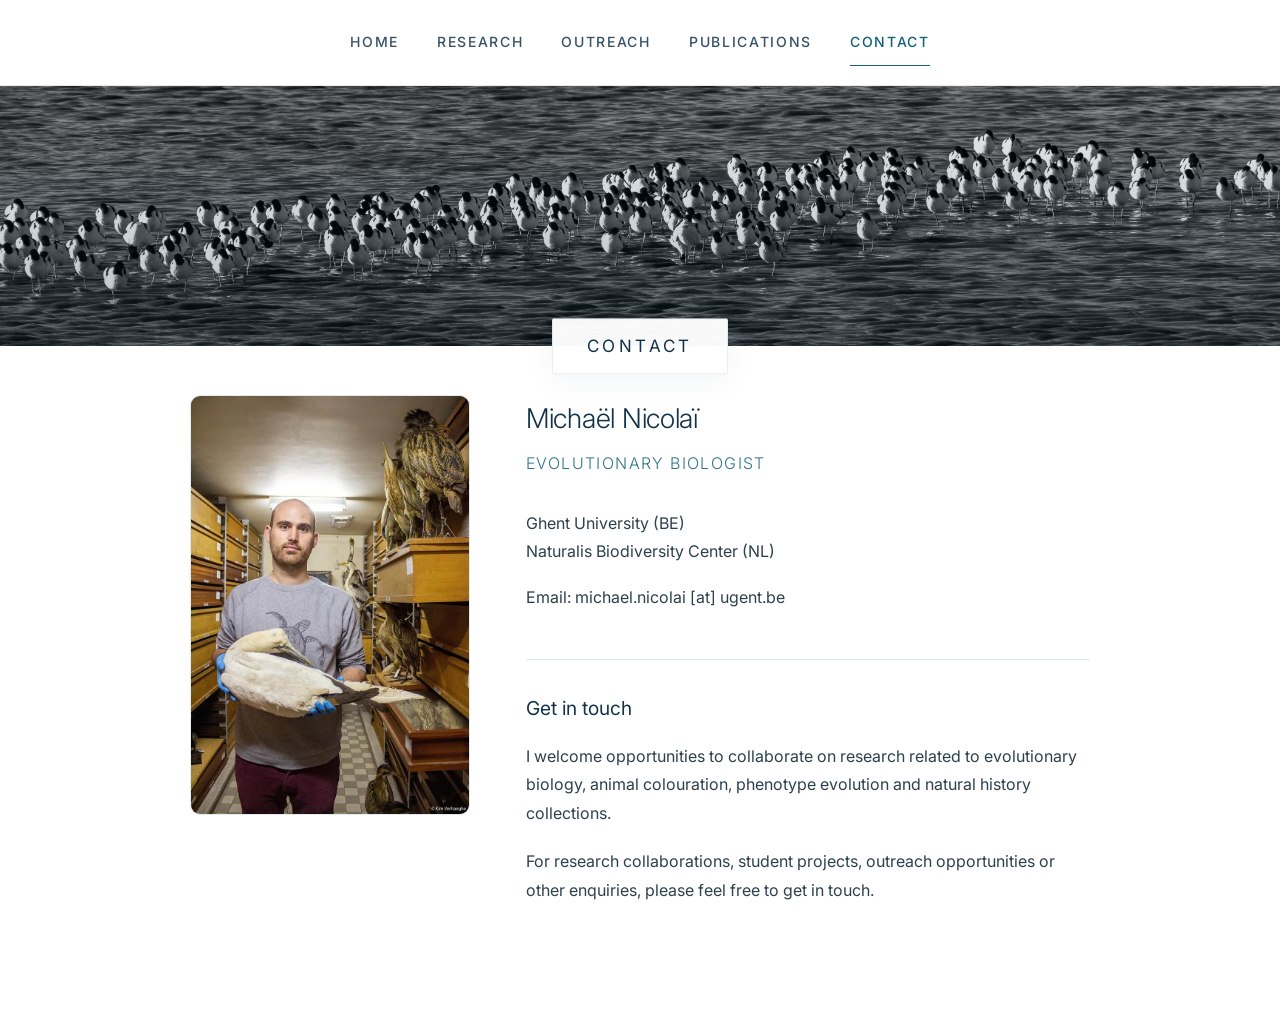
<file: contact.html>
<!DOCTYPE html>
<html lang="en">

<head>

  <meta charset="UTF-8">

  <meta
    name="viewport"
    content="width=device-width, initial-scale=1.0"
  >

  <title>Contact | Michaël Nicolaï</title>

  <link
    href="https://fonts.googleapis.com/css2?family=Inter:wght@300;400;500;600&display=swap"
    rel="stylesheet"
  >

  <link
    rel="stylesheet"
    href="style.css"
  >


  <style>

    /* =========================================================
       CONTACT PAGE
       ========================================================= */

    .contact-container {
      max-width: 1050px;
      padding-top: 1.5rem;
      padding-bottom: 7rem;
    }


    /* =========================================================
       CONTACT BANNER
       ========================================================= */

    .page-banner {
      overflow: visible;
      margin-bottom: 25px;
    }

    .page-banner .banner-content {
      position: absolute;
      inset: auto 0 0 0;

      display: flex;
      align-items: flex-end;
      justify-content: center;

      padding: 0;

      text-align: center;

      transform: translateY(50%);

      pointer-events: none;
    }

    .page-banner .banner-title {
      margin: 0;

      min-width: 340px;
      padding: 25px 50px;

      background: #ffffff;
      color: #3f4248;

      font-size: 18px;
      font-weight: 600;
      line-height: 1.2;

      letter-spacing: 4px;
      text-transform: uppercase;

      text-shadow: none;
      box-shadow: none;
      border: none;
    }


    /* =========================================================
       CONTACT CARD
       ========================================================= */

    .contact-card {
      display: grid;

      grid-template-columns: 280px minmax(0, 1fr);

      gap: 3.5rem;

      align-items: start;

      max-width: 900px;

      margin: 0 auto;
    }


    /* =========================================================
       PROFILE IMAGE
       ========================================================= */

    .profile-image {
      display: block;

      width: 100%;
      height: auto;

      object-fit: cover;

      border-radius: 12px;
    }


    /* =========================================================
       CONTACT INFORMATION
       ========================================================= */

    .contact-info h2 {
      margin: 0 0 0.4rem;

      font-size: 1.7rem;
      font-weight: 500;
    }

    .role {
      margin-bottom: 2rem;

      font-size: 1rem;
      font-weight: 400;

      opacity: 0.6;
    }

    .contact-details {
      margin: 0;

      font-size: 1rem;
      line-height: 1.75;
    }


    /* =========================================================
       GET IN TOUCH
       ========================================================= */

    .contact-message {
      margin-top: 3rem;
      padding-top: 2rem;

      border-top: 1px solid rgba(0, 0, 0, 0.12);
    }

    .contact-message h3 {
      margin: 0 0 1rem;

      font-size: 1.2rem;
      font-weight: 500;
    }

    .contact-message p {
      margin: 0 0 1.2rem;

      font-size: 1rem;
      line-height: 1.8;
    }


    /* =========================================================
       TABLET
       ========================================================= */

    @media (max-width: 800px) {

      .contact-card {
        grid-template-columns: 220px minmax(0, 1fr);
        gap: 2.5rem;
      }

    }


    /* =========================================================
       MOBILE
       ========================================================= */

    @media (max-width: 600px) {

      .page-banner {
        margin-bottom: 20px;
      }

      .page-banner .banner-title {
        min-width: 0;

        width: calc(100% - 60px);

        padding: 20px 25px;

        font-size: 15px;
        letter-spacing: 3.5px;
      }

      .contact-container {
        padding-top: 1.25rem;
        padding-bottom: 5rem;
      }

      .contact-card {
        display: block;
      }

      .profile-image {
        width: 200px;

        margin-bottom: 2rem;
      }

      .contact-message {
        margin-top: 2.5rem;
      }

    }


    /* =========================================================
       VERY SMALL SCREENS
       ========================================================= */

    @media (max-width: 400px) {

      .page-banner .banner-title {
        width: calc(100% - 40px);

        padding: 18px 20px;

        font-size: 14px;
        letter-spacing: 3px;
      }

    }

  
  /* =========================================================
     TYPOGRAPHY & BLUE ACCENT
     Matches the light, elegant homepage typography
     ========================================================= */

  :root {
    --site-blue: #12324a;
  }

  .page-banner .banner-title {
    color: var(--site-blue);
    font-weight: 400;
  }

  .contact-info h2,
  .contact-message h3 {
    color: var(--site-blue);
  }

  .contact-info h2 {
    font-weight: 300;
    letter-spacing: 0.02em;
  }

  .role {
    color: var(--site-blue);
    font-weight: 300;
    opacity: 0.8;
  }

  .contact-message h3 {
    font-weight: 400;
  }

</style>

  <link rel="stylesheet" href="theme.css">
</head>


<body>


  <!-- =======================================================
       HEADER
       ======================================================= -->

  <header class="site-header">

    <div
      class="header-space"
      aria-hidden="true"
    ></div>

    <nav
      class="nav"
      aria-label="Main navigation"
    >

      <a href="index.html">
        Home
      </a>

      <a href="research.html">
        Research
      </a>

      <a href="outreach.html">
        Outreach
      </a>

      <a href="publications.html">
        Publications
      </a>

      <a
        href="contact.html"
        class="active"
      >
        Contact
      </a>

    </nav>

  </header>


  <!-- =======================================================
       BANNER
       ======================================================= -->

  <section
    class="page-banner"
    aria-labelledby="page-title"
  >

    <img
      src="Picture2.jpg"
      alt="Contact"
    >

    <div
      class="banner-overlay"
      aria-hidden="true"
    ></div>

    <div class="banner-content">

      <h1
        class="banner-title"
        id="page-title"
      >
        Contact
      </h1>

    </div>

  </section>


  <!-- =======================================================
       MAIN CONTENT
       ======================================================= -->

  <main class="container contact-container">


    <section
      class="contact-card"
      aria-label="Contact information"
    >


      <!-- PROFILE IMAGE -->

      <img
        src="Michael.jpeg"
        alt="Michaël Nicolaï"
        class="profile-image"
      >


      <!-- CONTACT INFORMATION -->

      <div class="contact-info">

        <h2>
          Michaël Nicolaï
        </h2>

        <div class="role">
          Evolutionary biologist
        </div>


        <p class="contact-details">
          Ghent University (BE)<br>
          Naturalis Biodiversity Center (NL)
        </p>


        <p
          class="contact-details"
          style="margin-top: 18px;"
        >
          Email: michael.nicolai [at] ugent.be
        </p>


        <!-- GET IN TOUCH -->

        <div class="contact-message">

          <h3>
            Get in touch
          </h3>

          <p>
            I welcome opportunities to collaborate on research
            related to evolutionary biology, animal colouration,
            phenotype evolution and natural history collections.
          </p>

          <p>
            For research collaborations, student projects,
            outreach opportunities or other enquiries, please
            feel free to get in touch.
          </p>

        </div>

      </div>


    </section>


  </main>


</body>

</html>
</file>
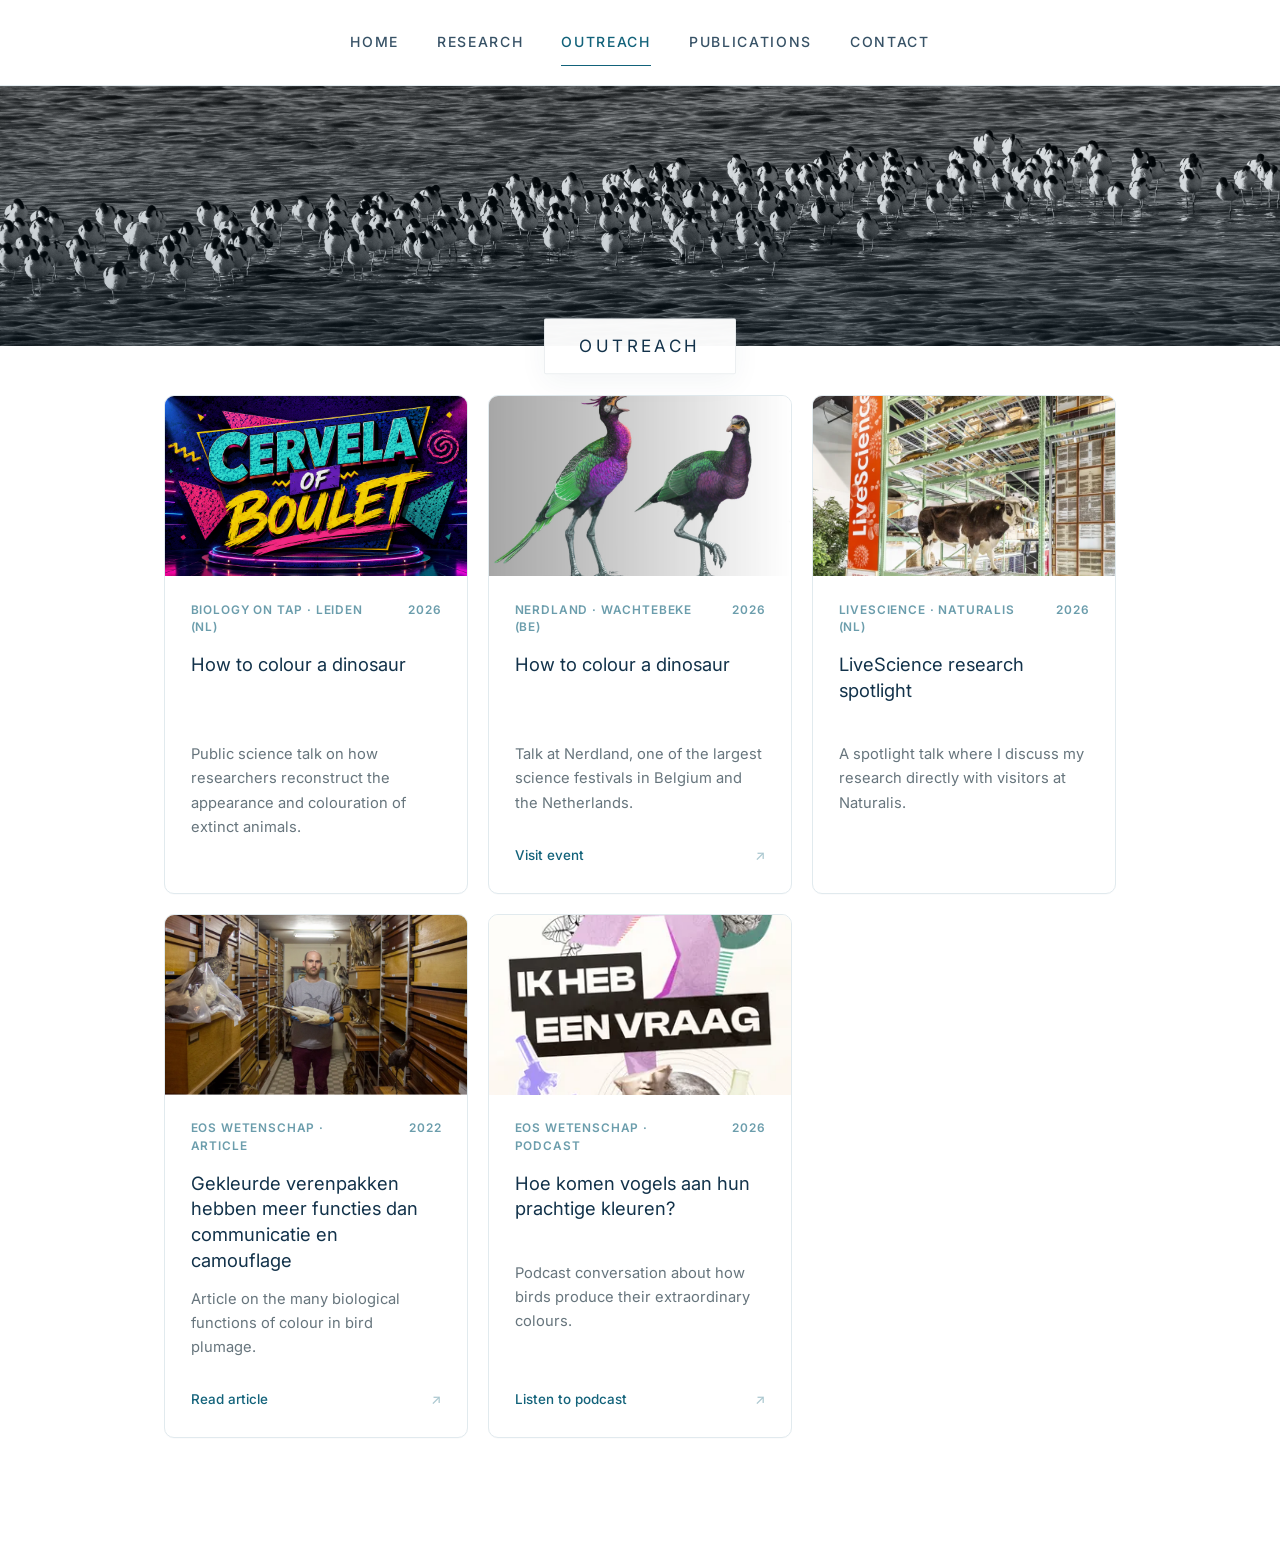
<file: outreach.html>
<!DOCTYPE html>
<html lang="en">

<head>
  <meta charset="UTF-8">
  <meta name="viewport" content="width=device-width, initial-scale=1.0">

  <title>Outreach | Michaël Nicolaï</title>

  <link
    href="https://fonts.googleapis.com/css2?family=Inter:wght@300;400;500;600&display=swap"
    rel="stylesheet"
  >

  <link rel="stylesheet" href="style.css">

  <style>

    /* =========================================================
       OUTREACH PAGE
       ========================================================= */

    .outreach-container {
      max-width: 1050px;
      padding-top: 1.5rem;
      padding-bottom: 7rem;
    }


    /* =========================================================
       OUTREACH BANNER
       ========================================================= */

    .page-banner {
      overflow: visible;
      margin-bottom: 25px;
    }

    .page-banner .banner-content {
      position: absolute;
      inset: auto 0 0 0;
      display: flex;
      align-items: flex-end;
      justify-content: center;
      padding: 0;
      text-align: center;
      transform: translateY(50%);
      pointer-events: none;
    }

    .page-banner .banner-title {
      margin: 0;
      min-width: 340px;
      padding: 25px 50px;
      background: #ffffff;
      color: #3f4248;
      font-size: 18px;
      font-weight: 600;
      line-height: 1.2;
      letter-spacing: 4px;
      text-transform: uppercase;
      text-shadow: none;
      box-shadow: none;
      border: none;
    }


    /* =========================================================
       CARD GRID
       ========================================================= */

    .outreach-grid {
      display: grid;
      grid-template-columns: repeat(3, minmax(0, 1fr));
      gap: 1.25rem;
    }

    .outreach-grid + .outreach-grid {
      margin-top: 1.25rem;
    }


    /* =========================================================
       CARDS
       ========================================================= */

    .outreach-card {
      display: flex;
      flex-direction: column;
      justify-content: space-between;

      min-height: 240px;
      padding: 1.6rem;

      border: 1px solid rgba(0, 0, 0, 0.12);
      border-radius: 12px;

      background: #fff;

      color: inherit;
      text-decoration: none;

      overflow: hidden;

      transition:
        transform 0.22s ease,
        box-shadow 0.22s ease,
        border-color 0.22s ease;
    }

    /* Hover only for cards that are actual links */
    a.outreach-card:hover {
      transform: translateY(-5px);
      border-color: rgba(0, 0, 0, 0.28);
      box-shadow: 0 12px 28px rgba(0, 0, 0, 0.07);
    }


    /* =========================================================
       CARD LABEL
       ========================================================= */

    .outreach-card-label {
      display: grid;
      grid-template-columns: minmax(0, 1fr) auto;
      gap: 0.8rem;
      align-items: start;

      min-height: 2.2em;
      margin-bottom: 1rem;

      color: var(--site-blue);
      font-size: 0.74rem;
      line-height: 1.45;
      font-weight: 600;
      letter-spacing: 0.07em;
      text-transform: uppercase;
      opacity: 0.62;
    }

    .outreach-card-label-main {
      min-width: 0;
    }

    .outreach-card-year {
      min-width: 3.2rem;
      text-align: right;
      white-space: nowrap;
    }

    .outreach-card-year:empty::after {
      content: "\00a0";
    }


    /* =========================================================
       CARD TITLE
       ========================================================= */

    .outreach-card h3 {
      min-height: 4.2em;
      margin: 0 0 0.8rem;

      font-size: 1.15rem;
      line-height: 1.4;
      font-weight: 400;
    }


    /* =========================================================
       CARD TEXT
       ========================================================= */

    .outreach-card p {
      min-height: 4.95em;
      margin: 0;

      font-size: 0.92rem;
      line-height: 1.65;
      opacity: 0.72;
    }


    /* =========================================================
       CARD FOOTER
       ========================================================= */

    .outreach-card-footer {
      display: flex;
      align-items: center;
      justify-content: space-between;

      margin-top: 1.8rem;

      font-size: 0.84rem;
      font-weight: 500;
    }

    .outreach-card-arrow {
      opacity: 0.35;

      transition:
        opacity 0.2s ease,
        transform 0.2s ease;
    }

    a.outreach-card:hover .outreach-card-arrow {
      opacity: 1;
      transform: translate(3px, -2px);
    }


    /* =========================================================
       IMAGE CARDS
       ========================================================= */

    .outreach-card-image {
      padding: 0;
    }

    .outreach-card-photo {
      display: block;

      width: 100%;
      height: 180px;

      object-fit: cover;
      object-position: center;

      transition: transform 0.35s ease;
    }

    .outreach-card-photo-empty {
      background: #ffffff;
    }

    /* Only linked cards enlarge their image */
    a.outreach-card-image:hover .outreach-card-photo {
      transform: scale(1.035);
    }

    .outreach-card-body {
      display: flex;
      flex: 1;
      flex-direction: column;
      justify-content: space-between;

      padding: 1.6rem;
    }


    /* =========================================================
       ACCESSIBILITY
       ========================================================= */

    a.outreach-card:focus-visible {
      outline: 2px solid currentColor;
      outline-offset: 4px;
    }


    /* =========================================================
       TABLET
       ========================================================= */

    @media (max-width: 900px) {

      .outreach-container {
        padding-top: 2.5rem;
      }

      .outreach-grid {
        grid-template-columns: 1fr;
      }

      .outreach-card {
        min-height: 0;
      }

      .outreach-card-photo {
        height: 260px;
      }

      .outreach-card-label,
      .outreach-card h3,
      .outreach-card p {
        min-height: 0;
      }

    }


    /* =========================================================
       MOBILE
       ========================================================= */

    @media (max-width: 600px) {

      .page-banner {
        margin-bottom: 20px;
      }

      .page-banner .banner-title {
        min-width: 0;
        width: calc(100% - 60px);
        padding: 20px 25px;
        font-size: 15px;
        letter-spacing: 3.5px;
      }

      .outreach-container {
        padding-top: 1.25rem;
      }

      .outreach-card {
        padding: 1.35rem;
      }

      .outreach-card-image {
        padding: 0;
      }

      .outreach-card-body {
        padding: 1.35rem;
      }

      .outreach-card-photo {
        height: 210px;
      }

    }


    @media (max-width: 400px) {

      .page-banner .banner-title {
        width: calc(100% - 40px);
        padding: 18px 20px;
        font-size: 14px;
        letter-spacing: 3px;
      }

    }


    /* =========================================================
       TYPOGRAPHY & BLUE ACCENT
       ========================================================= */

    :root {
      --site-blue: #12324a;
    }

    .page-banner .banner-title {
      color: var(--site-blue);
      font-weight: 400;
    }

    .outreach-card h3 {
      color: var(--site-blue);
      font-weight: 400;
    }

    .outreach-card-label,
    .outreach-card-footer {
      color: var(--site-blue);
    }

  </style>

  <link rel="stylesheet" href="theme.css">

</head>


<body>


  <!-- =======================================================
       HEADER
       ======================================================= -->

  <header class="site-header">

    <div
      class="header-space"
      aria-hidden="true"
    ></div>

    <nav
      class="nav"
      aria-label="Main navigation"
    >

      <a href="index.html">
        Home
      </a>

      <a href="research.html">
        Research
      </a>

      <a
        href="outreach.html"
        class="active"
      >
        Outreach
      </a>

      <a href="publications.html">
        Publications
      </a>

      <a href="contact.html">
        Contact
      </a>

    </nav>

  </header>



  <!-- =======================================================
       BANNER
       ======================================================= -->

  <section
    class="page-banner"
    aria-labelledby="page-title"
  >

    <img
      src="Picture2.jpg"
      alt="Science outreach and communication"
    >

    <div
      class="banner-overlay"
      aria-hidden="true"
    ></div>

    <div class="banner-content">

      <h1
        class="banner-title"
        id="page-title"
      >
        Outreach
      </h1>

    </div>

  </section>



  <!-- =======================================================
       MAIN CONTENT
       ======================================================= -->

  <main class="container outreach-container">


    <!-- =====================================================
         FIRST ROW
         ===================================================== -->

    <div class="outreach-grid">


      <!-- ===================================================
           BIOLOGY ON TAP
           =================================================== -->

      <article
        class="outreach-card outreach-card-image"
      >

        <img
          src="tap.png"
          alt="How to colour a dinosaur at Biology on Tap in Leiden"
          class="outreach-card-photo"
        >


        <div class="outreach-card-body">

          <div>

            <div class="outreach-card-label">

              <span class="outreach-card-label-main">
                Biology on Tap · Leiden (NL)
              </span>

              <span class="outreach-card-year">
                2026
              </span>

            </div>


            <h3>
              How to colour a dinosaur
            </h3>


            <p>
              Public science talk on how researchers reconstruct
              the appearance and colouration of extinct animals.
            </p>

          </div>

        </div>

      </article>



      <!-- ===================================================
           NERDLAND
           =================================================== -->

      <a
        class="outreach-card outreach-card-image"
        href="https://www.nerdlandfestival.be/nl/programma-overzicht/hoe-kleur-ik-mijn-dinosaurus"
        target="_blank"
        rel="noopener noreferrer"
        aria-label="How to colour a dinosaur at Nerdland Festival"
      >

        <img
          src="nerd land.png"
          alt="How to colour a dinosaur at Nerdland Festival"
          class="outreach-card-photo"
        >


        <div class="outreach-card-body">

          <div>

            <div class="outreach-card-label">

              <span class="outreach-card-label-main">
                Nerdland · Wachtebeke (BE)
              </span>

              <span class="outreach-card-year">
                2026
              </span>

            </div>


            <h3>
              How to colour a dinosaur
            </h3>


            <p>
              Talk at Nerdland, one of the largest science festivals
              in Belgium and the Netherlands.
            </p>

          </div>


          <div class="outreach-card-footer">

            <span>
              Visit event
            </span>

            <span
              class="outreach-card-arrow"
              aria-hidden="true"
            >
              ↗
            </span>

          </div>

        </div>

      </a>



      <!-- ===================================================
           LIVESCIENCE
           =================================================== -->

      <article
        class="outreach-card outreach-card-image"
      >

        <img
          src="lifescience.jpg"
          alt="LiveScience research spotlight at Naturalis"
          class="outreach-card-photo"
        >


        <div class="outreach-card-body">

          <div>

            <div class="outreach-card-label">

              <span class="outreach-card-label-main">
                LiveScience · Naturalis (NL)
              </span>

              <span class="outreach-card-year">
                2026
              </span>

            </div>


            <h3>
              LiveScience research spotlight
            </h3>


            <p>
              A spotlight talk where I discuss my research
              directly with visitors at Naturalis.
            </p>

          </div>

        </div>

      </article>


    </div>



    <!-- =====================================================
         SECOND ROW
         ===================================================== -->

    <div class="outreach-grid">


      <!-- ===================================================
           EOS ARTICLE
           =================================================== -->

      <a
        class="outreach-card outreach-card-image"
        href="https://www.eoswetenschap.eu/natuur-milieu/gekleurde-verenpakken-hebben-meer-functies-dan-communicatie-en-camouflage"
        target="_blank"
        rel="noopener noreferrer"
        aria-label="EOS Wetenschap article about bird colouration"
      >

        <img
          src="eospipet.png"
          alt="EOS Wetenschap article about bird colouration"
          class="outreach-card-photo"
        >


        <div class="outreach-card-body">

          <div>

            <div class="outreach-card-label">

              <span class="outreach-card-label-main">
                EOS Wetenschap · Article
              </span>

              <span class="outreach-card-year">
                2022
              </span>

            </div>


            <h3>
              Gekleurde verenpakken hebben meer functies dan communicatie en camouflage
            </h3>


            <p>
              Article on the many biological functions of colour
              in bird plumage.
            </p>

          </div>


          <div class="outreach-card-footer">

            <span>
              Read article
            </span>

            <span
              class="outreach-card-arrow"
              aria-hidden="true"
            >
              ↗
            </span>

          </div>

        </div>

      </a>



      <!-- ===================================================
           EOS PODCAST
           =================================================== -->

    <a
  class="outreach-card outreach-card-image"
  href="https://www.eoswetenschap.eu/natuur-milieu/hoe-komen-vogels-aan-hun-prachtige-kleuren"
  target="_blank"
  rel="noopener noreferrer"
  aria-label="Listen to EOS Wetenschap podcast about bird colours"
>

  <img
    src="eos.jpg"
    alt="EOS Wetenschap podcast about bird colours"
    class="outreach-card-photo"
  >

  <div class="outreach-card-body">

    <div>

      <div class="outreach-card-label">

        <span class="outreach-card-label-main">
          EOS Wetenschap · Podcast
        </span>

        <span class="outreach-card-year">
          2026
        </span>

      </div>

      <h3>
        Hoe komen vogels aan hun prachtige kleuren?
      </h3>

      <p>
        Podcast conversation about how birds produce
        their extraordinary colours.
      </p>

    </div>

    <div class="outreach-card-footer">

      <span>
        Listen to podcast
      </span>

      <span
        class="outreach-card-arrow"
        aria-hidden="true"
      >
        ↗
      </span>

    </div>

  </div>

</a>


    </div>


  </main>


</body>

</html>
</file>
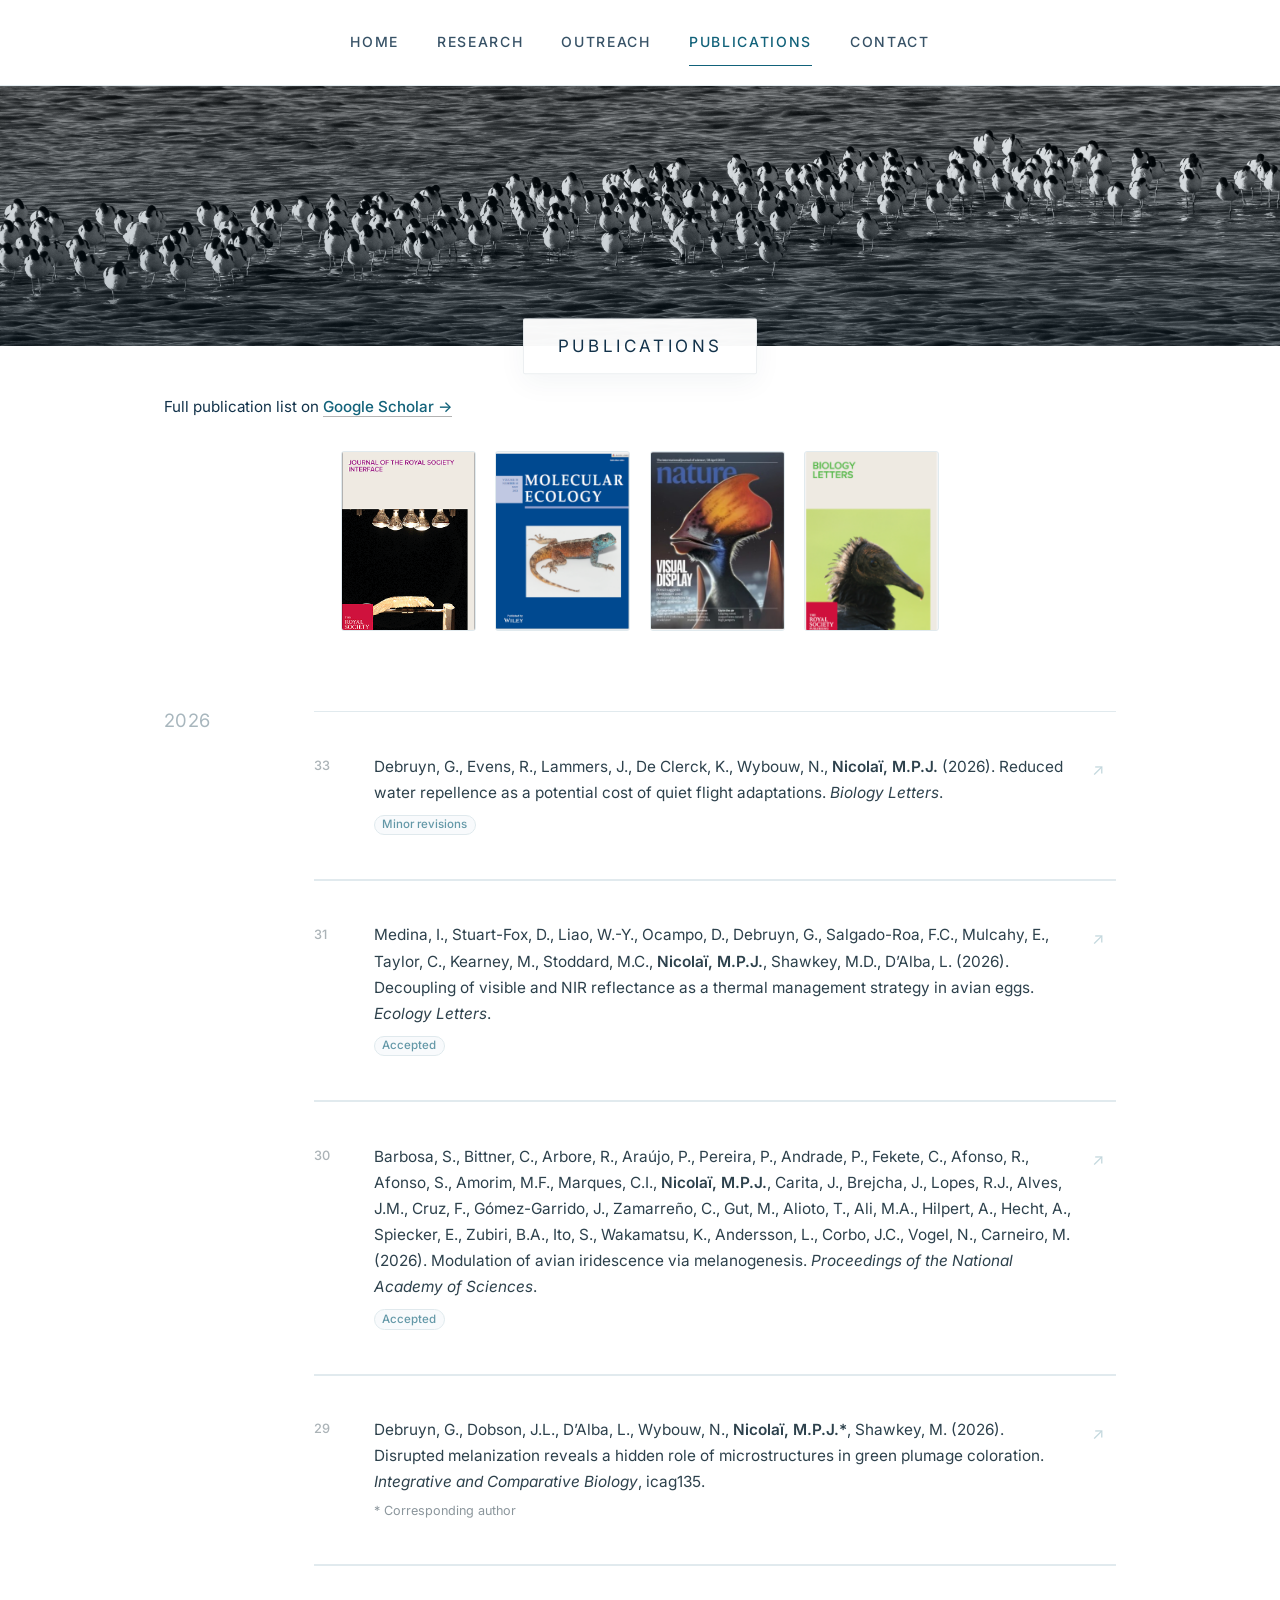
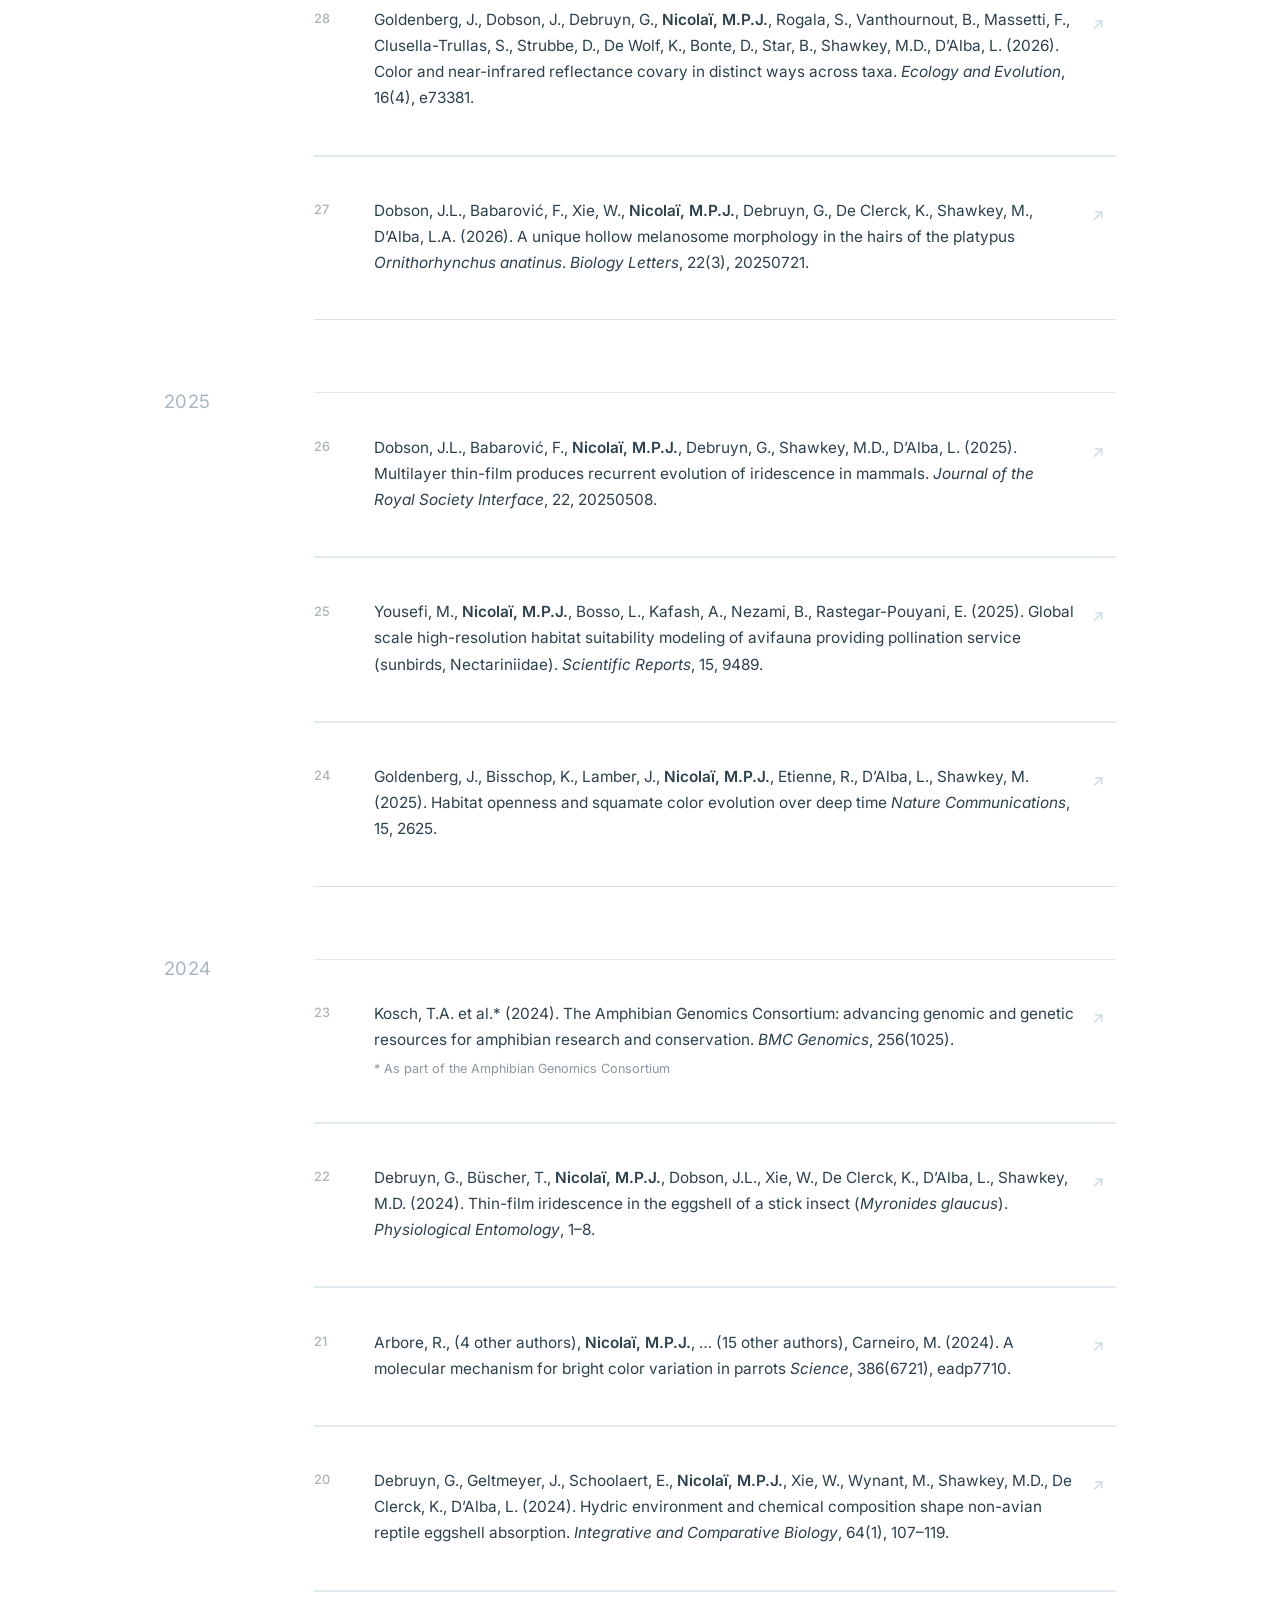
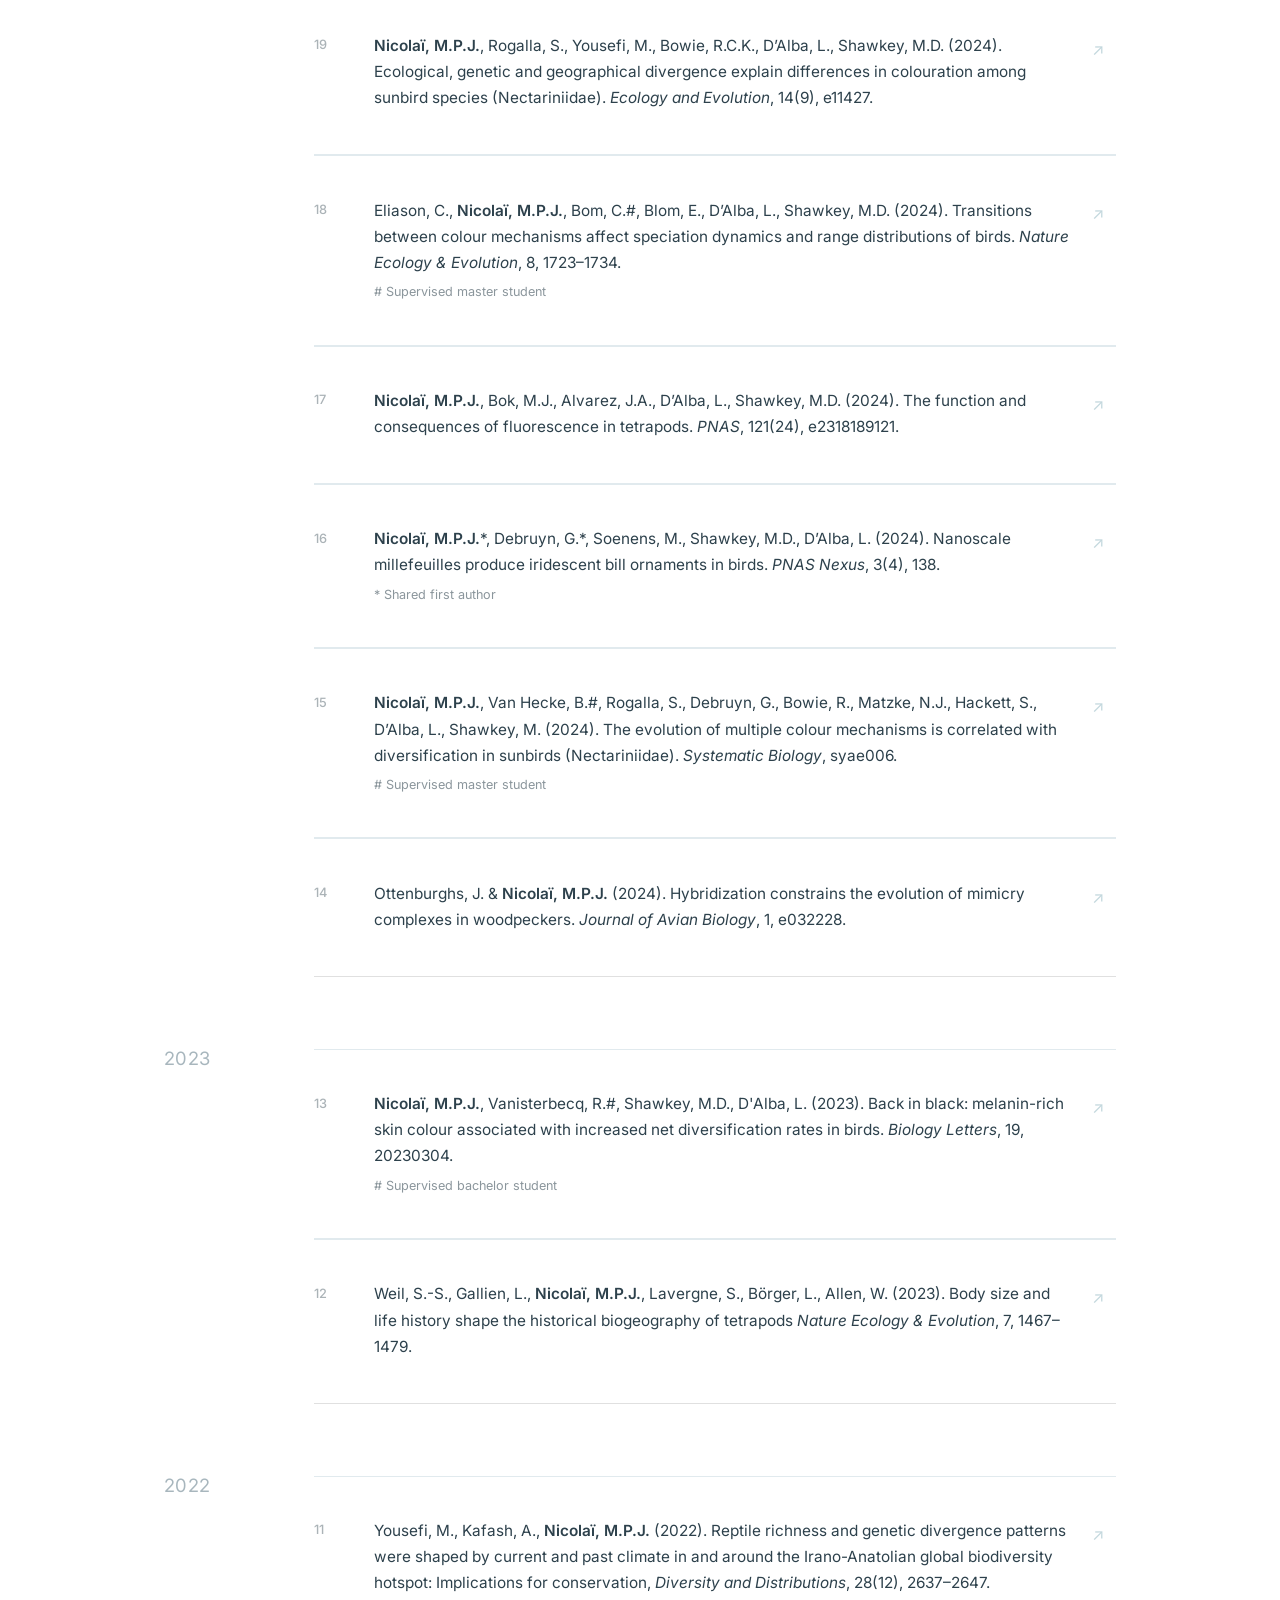
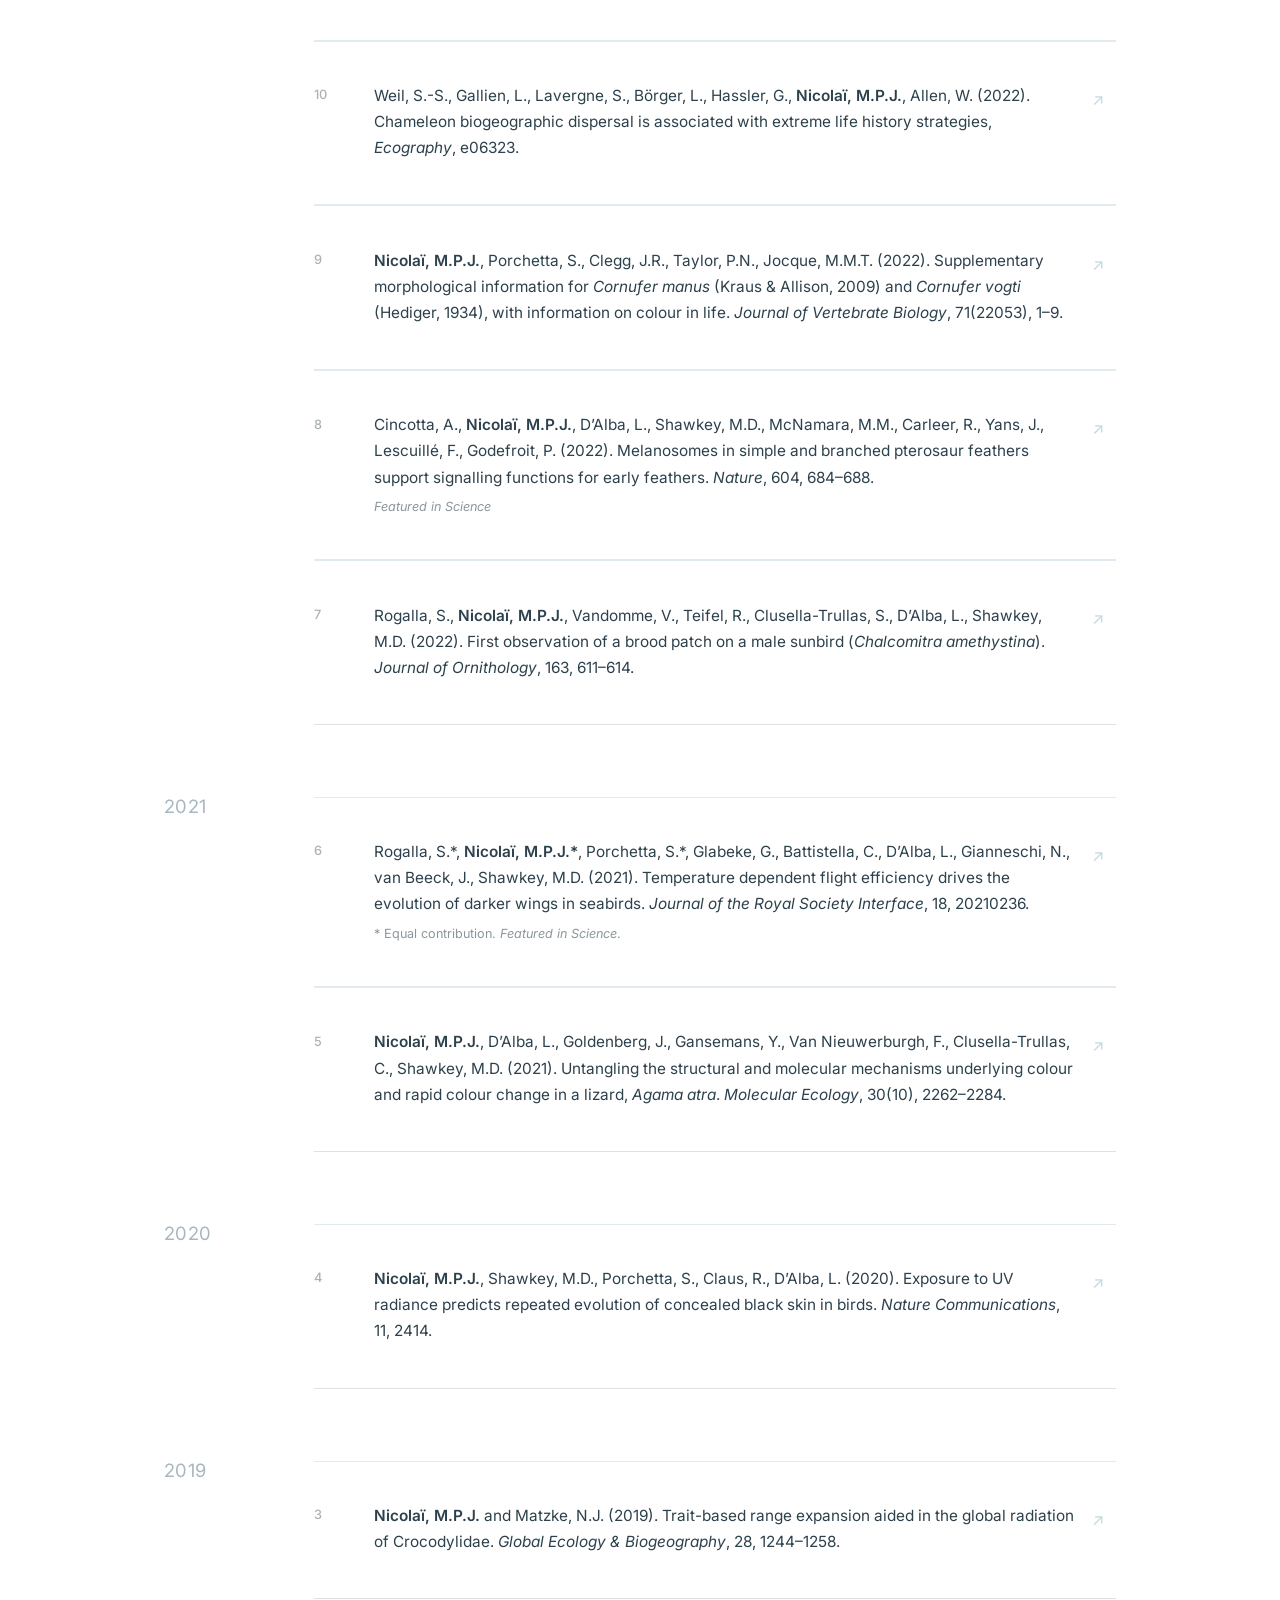
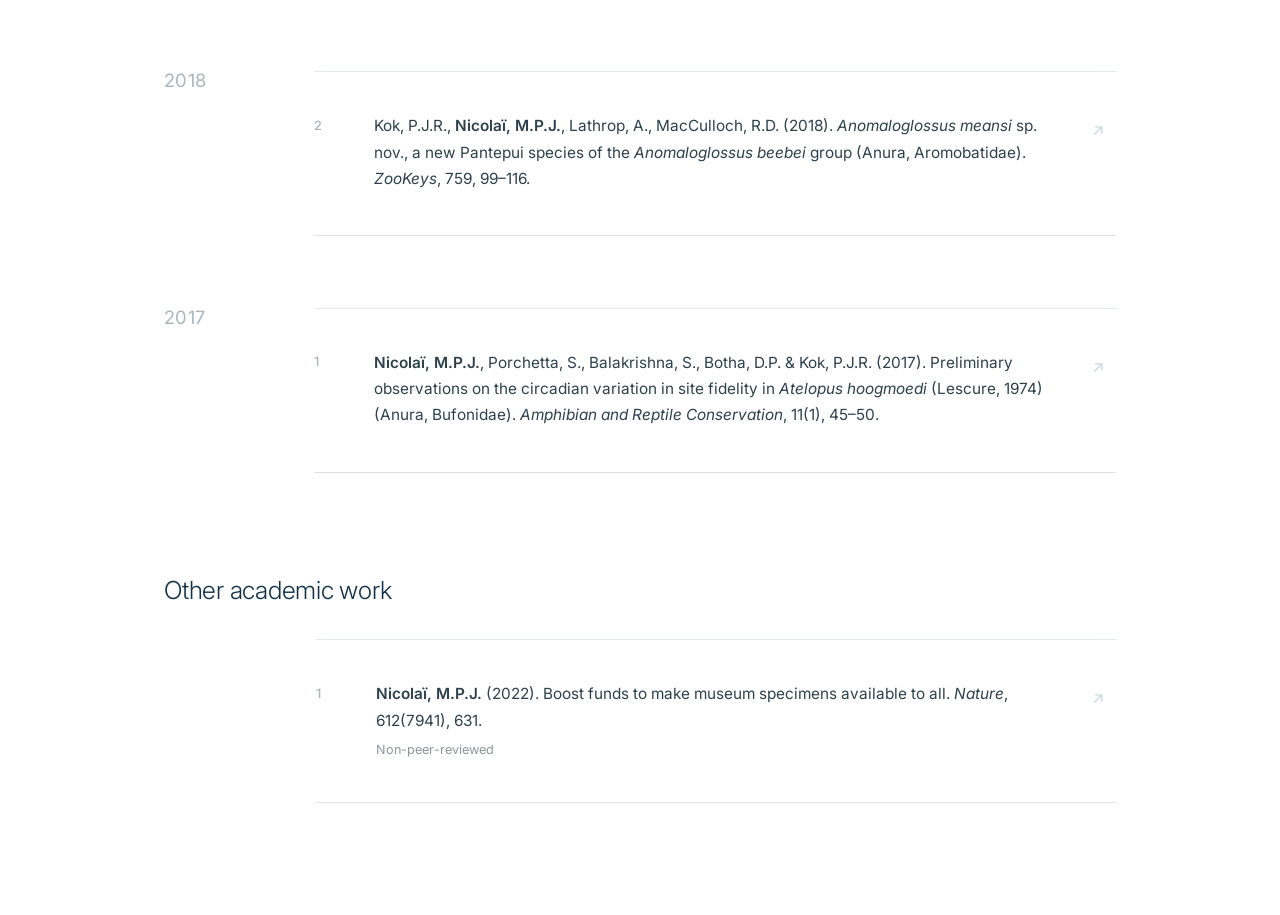
<file: publications.html>
<!DOCTYPE html>
<html lang="en">
<head>
  <meta charset="UTF-8">
  <meta name="viewport" content="width=device-width, initial-scale=1.0">

  <title>Publications |  Michaël Nicolaï</title>

  <link
    href="https://fonts.googleapis.com/css2?family=Inter:wght@300;400;500;600&display=swap"
    rel="stylesheet"
  >

  <link rel="stylesheet" href="style.css">

<style>

  /* =========================================================
     PUBLICATIONS PAGE
     ========================================================= */

  .publications-container {
    max-width: 1050px;
    padding-top: 1.5rem;
    padding-bottom: 7rem;
  }


  /* =========================================================
     PUBLICATIONS BANNER
     ========================================================= */

  .page-banner {
    overflow: visible;
    margin-bottom: 25px;
  }

  .page-banner .banner-content {
    position: absolute;
    inset: auto 0 0 0;

    display: flex;
    align-items: flex-end;
    justify-content: center;

    padding: 0;
    text-align: center;

    transform: translateY(50%);
    pointer-events: none;
  }

  .page-banner .banner-title {
    margin: 0;

    min-width: 340px;
    padding: 25px 50px;

    background: #ffffff;
    color: #3f4248;

    font-size: 18px;
    font-weight: 600;
    line-height: 1.2;

    letter-spacing: 4px;
    text-transform: uppercase;

    text-shadow: none;
    box-shadow: none;
    border: none;
  }


  /* =========================================================
     GOOGLE SCHOLAR
     ========================================================= */

  .scholar-link {
    margin: 0 0 2rem;

    font-size: 0.95rem;
    line-height: 1.6;
  }

  .scholar-link a {
    color: inherit;
    font-weight: 500;
    text-decoration: none;

    border-bottom: 1px solid rgba(0, 0, 0, 0.3);

    transition: opacity 0.2s ease;
  }

  .scholar-link a:hover {
    opacity: 0.55;
  }


  /* =========================================================
     PAPER COVERS
     ========================================================= */

  .paper-covers {
    display: flex;
    justify-content: center;

    width: 100%;

    margin: 1rem 0 5rem;
  }

  .paper-cover-grid {
    display: flex;

    justify-content: center;
    align-items: center;

    flex-wrap: wrap;

    gap: 1.2rem;
  }

  .paper-cover-link {
    display: block;

    width: 135px;
    height: 180px;

    overflow: hidden;

    color: inherit;
    text-decoration: none;

    background: #f4f4f4;

    border: 1px solid rgba(0, 0, 0, 0.08);

    transition:
      transform 0.22s ease,
      box-shadow 0.22s ease;
  }

  .paper-cover-link img {
    display: block;

    width: 100%;
    height: 100%;

    object-fit: cover;
    object-position: center;

    transition:
      transform 0.3s ease,
      opacity 0.22s ease;
  }

  .paper-cover-link:hover {
    transform: translateY(-5px);

    box-shadow:
      0 12px 25px rgba(0, 0, 0, 0.10);
  }

  .paper-cover-link:hover img {
    transform: scale(1.025);
    opacity: 0.92;
  }

  .paper-cover-link:focus-visible {
    outline: 2px solid currentColor;
    outline-offset: 5px;
  }


  /* =========================================================
     YEAR GROUPS
     ========================================================= */

  .publication-year-group {
    display: grid;

    grid-template-columns:
      110px
      minmax(0, 1fr);

    gap: 2.5rem;

    margin-bottom: 4.5rem;
  }

  .publication-year {
    position: sticky;
    top: 110px;

    align-self: start;

    margin: 0;

    font-size: 1.15rem;
    line-height: 1;
    font-weight: 500;

    opacity: 0.5;
  }

  .publication-list {
    min-width: 0;
  }


  /* =========================================================
     PUBLICATION ROWS
     ========================================================= */

  .publication {
    border-top: 1px solid rgba(0, 0, 0, 0.12);
  }

  .publication:last-child {
    border-bottom: 1px solid rgba(0, 0, 0, 0.12);
  }

  .publication-link {
    display: grid;

    grid-template-columns:
      42px
      minmax(0, 1fr)
      24px;

    gap: 1.1rem;

    padding: 1.45rem 0;

    color: inherit;
    text-decoration: none;

    transition:
      padding-left 0.22s ease,
      color 0.22s ease;
  }

  .publication-link:hover {
    padding-left: 0.55rem;

    color: rgba(0, 0, 0, 0.62);
  }

  .publication-number {
    padding-top: 0.08rem;

    font-size: 0.8rem;
    font-weight: 500;

    opacity: 0.4;
  }

  .publication-content {
    min-width: 0;
  }

  .publication-citation {
    margin: 0;

    font-size: 0.96rem;
    line-height: 1.7;
  }

  .publication-citation strong {
    font-weight: 600;
  }

  .publication-citation em {
    font-style: italic;
  }

  .publication-arrow {
    padding-top: 0.12rem;

    font-size: 1rem;

    opacity: 0.25;

    transition:
      opacity 0.2s ease,
      transform 0.2s ease;
  }

  .publication-link:hover .publication-arrow {
    opacity: 1;

    transform: translate(4px, -3px);
  }

  .publication-link:focus-visible {
    outline: 2px solid currentColor;
    outline-offset: 5px;
  }


  /* =========================================================
     NOTES / STATUS
     ========================================================= */

  .publication-note {
    display: block;

    margin-top: 0.45rem;

    font-size: 0.79rem;
    line-height: 1.45;

    opacity: 0.55;
  }

  .publication-status {
    display: inline-block;

    margin-top: 0.55rem;
    padding: 0.22rem 0.48rem;

    border: 1px solid rgba(0, 0, 0, 0.18);
    border-radius: 100px;

    font-size: 0.72rem;
    line-height: 1;
    font-weight: 500;

    opacity: 0.65;
  }


  /* =========================================================
     OTHER ACADEMIC WORK
     ========================================================= */

  .other-work {
    margin-top: 6rem;
  }

  .other-work-title {
    margin: 0 0 1.7rem;

    font-size: 1.55rem;
    font-weight: 500;
  }

  .other-work .publication {
    max-width: calc(100% - 152px);
    margin-left: 152px;
  }


  /* =========================================================
     RESPONSIVE — TABLET
     ========================================================= */

  @media (max-width: 850px) {

    .publication-year-group {
      display: block;

      margin-bottom: 4rem;
    }

    .publication-year {
      position: static;

      margin-bottom: 1rem;

      font-size: 1.4rem;

      opacity: 0.65;
    }

    .other-work .publication {
      max-width: none;
      margin-left: 0;
    }

  }


  /* =========================================================
     RESPONSIVE — MOBILE
     ========================================================= */

  @media (max-width: 600px) {

    /* Floating banner title */

    .page-banner {
      margin-bottom: 20px;
    }

    .page-banner .banner-title {
      min-width: 0;
      width: calc(100% - 60px);

      padding: 20px 25px;

      font-size: 15px;
      font-weight: 600;
      letter-spacing: 3.5px;

      box-shadow: none;
      border: none;
    }


    /* Publications content */

    .publications-container {
      padding-top: 1.25rem;
      padding-bottom: 5rem;
    }

    .scholar-link {
      margin: 0 0 2rem;
    }

    .paper-covers {
      margin-bottom: 4rem;
    }

    .paper-cover-grid {
      gap: 0.8rem;
    }

    .paper-cover-link {
      width: 120px;
      height: 160px;
    }

    .publication-link {
      grid-template-columns:
        30px
        minmax(0, 1fr)
        18px;

      gap: 0.7rem;

      padding: 1.2rem 0;
    }

    .publication-link:hover {
      padding-left: 0;
    }

    .publication-citation {
      font-size: 0.91rem;
    }

    .publication-number {
      font-size: 0.73rem;
    }

    .publication-arrow {
      font-size: 0.9rem;
    }

  }


  /* =========================================================
     VERY SMALL SCREENS
     ========================================================= */

  @media (max-width: 400px) {

    .paper-cover-link {
      width: 105px;
      height: 140px;
    }

    .page-banner .banner-title {
      width: calc(100% - 40px);

      padding: 18px 20px;

      font-size: 14px;
      letter-spacing: 3px;
    }

  }


  /* =========================================================
     TYPOGRAPHY & BLUE ACCENT
     Matches the light, elegant homepage typography
     ========================================================= */

  :root {
    --site-blue: #12324a;
  }

  .page-banner .banner-title {
    color: var(--site-blue);
    font-weight: 400;
  }

  .scholar-link,
  .publication-year,
  .other-work-title {
    color: var(--site-blue);
  }

  .publication-year,
  .other-work-title {
    font-weight: 300;
    letter-spacing: 0.02em;
  }

  .scholar-link a {
    color: var(--site-blue);
  }

  .publication-status {
    color: var(--site-blue);
    border-color: rgba(18, 50, 74, 0.28);
  }

</style>
  <link rel="stylesheet" href="theme.css">
</head>


<body>


<!-- =========================================================
     HEADER
     ========================================================= -->

<header class="site-header">
  <div class="header-space" aria-hidden="true"></div>

  <nav class="nav" aria-label="Main navigation">
    <a href="index.html">Home</a>
    <a href="research.html">Research</a>
    <a href="outreach.html">Outreach</a>
    <a href="publications.html" class="active">Publications</a>
    <a href="contact.html">Contact</a>
  </nav>
</header>


<!-- =========================================================
     BANNER
     ========================================================= -->

<section class="page-banner" aria-labelledby="page-title">

  <img
    src="Picture2.jpg"
    alt="Publications"
  >

  <div
    class="banner-overlay"
    aria-hidden="true"
  ></div>

  <div class="banner-content">

    <h1
      class="banner-title"
      id="page-title"
    >
      Publications
    </h1>

  </div>

</section><!-- =========================================================
     MAIN CONTENT
     ========================================================= -->

<main class="container publications-container">


  <!-- GOOGLE SCHOLAR -->

  <p class="scholar-link">

    Full publication list on

    <a
      href="https://scholar.google.com/citations?user=S26n0aAAAAAJ&hl=nl"
      target="_blank"
      rel="noopener noreferrer"
    >
      Google Scholar →
    </a>

  </p>


  <!-- =====================================================
       CLICKABLE PAPER COVERS
       ===================================================== -->

  <section
    class="paper-covers"
    aria-label="Selected publications"
  >

    <div class="paper-cover-grid">


      <a
        class="paper-cover-link"
        href="https://royalsocietypublishing.org/rsif/article/18/180/20210236/89953/The-evolution-of-darker-wings-in-seabirds-in"
        target="_blank"
        rel="noopener noreferrer"
        aria-label="Open publication 1"
      >
        <img
          src="Picture1.png"
          alt="Publication cover 1"
        >
      </a>


      <a
        class="paper-cover-link"
        href="https://onlinelibrary.wiley.com/doi/abs/10.1111/mec.15901"
        target="_blank"
        rel="noopener noreferrer"
        aria-label="Open publication 2"
      >
        <img
          src="Picture2.png"
          alt="Publication cover 2"
        >
      </a>


      <a
        class="paper-cover-link"
        href="https://www.nature.com/articles/s41586-022-04622-3"
        target="_blank"
        rel="noopener noreferrer"
        aria-label="Open publication 3"
      >
        <img
          src="Picture3.png"
          alt="Publication cover 3"
        >
      </a>


      <a
        class="paper-cover-link"
        href="https://royalsocietypublishing.org/rsbl/article/19/12/20230304/63232/Back-in-black-melanin-rich-skin-colour-associated"
        target="_blank"
        rel="noopener noreferrer"
        aria-label="Open publication 4"
      >
        <img
          src="Picture4.png"
          alt="Publication cover 4"
        >
      </a>


    </div>

  </section>


  <!-- =====================================================
       2026
       ===================================================== -->

  <section class="publication-year-group">

    <h2 class="publication-year">
      2026
    </h2>

    <div class="publication-list">


      <!-- 33 -->

      <article class="publication">

        <a
          class="publication-link"
          href="#"
          target="_blank"
          rel="noopener noreferrer"
        >

          <span class="publication-number">
            33
          </span>

          <div class="publication-content">

            <p class="publication-citation">
              Debruyn, G., Evens, R., Lammers, J.,
              De Clerck, K., Wybouw, N.,
              <strong>Nicolaï, M.P.J.</strong> (2026).
              Reduced water repellence as a potential cost
              of quiet flight adaptations.
              <em>Biology Letters</em>.
            </p>

            <span class="publication-status">
              Minor revisions
            </span>

          </div>

          <span
            class="publication-arrow"
            aria-hidden="true"
          >
            ↗
          </span>

        </a>

      </article>


      <!-- 31 -->

      <article class="publication">

        <a
          class="publication-link"
          href="#"
          target="_blank"
          rel="noopener noreferrer"
        >

          <span class="publication-number">
            31
          </span>

          <div class="publication-content">

            <p class="publication-citation">
              Medina, I., Stuart-Fox, D., Liao, W.-Y.,
              Ocampo, D., Debruyn, G., Salgado-Roa, F.C.,
              Mulcahy, E., Taylor, C., Kearney, M.,
              Stoddard, M.C., <strong>Nicolaï, M.P.J.</strong>,
              Shawkey, M.D., D’Alba, L. (2026).
              Decoupling of visible and NIR reflectance as a
              thermal management strategy in avian eggs.
              <em>Ecology Letters</em>.
            </p>

            <span class="publication-status">
              Accepted
            </span>

          </div>

          <span class="publication-arrow" aria-hidden="true">
            ↗
          </span>

        </a>

      </article>


      <!-- 30 -->

      <article class="publication">

        <a
          class="publication-link"
          href="#"
          target="_blank"
          rel="noopener noreferrer"
        >

          <span class="publication-number">
            30
          </span>

          <div class="publication-content">

            <p class="publication-citation">
              Barbosa, S., Bittner, C., Arbore, R.,
              Araújo, P., Pereira, P., Andrade, P.,
              Fekete, C., Afonso, R., Afonso, S.,
              Amorim, M.F., Marques, C.I.,
              <strong>Nicolaï, M.P.J.</strong>, Carita, J.,
              Brejcha, J., Lopes, R.J., Alves, J.M.,
              Cruz, F., Gómez-Garrido, J., Zamarreño, C.,
              Gut, M., Alioto, T., Ali, M.A., Hilpert, A.,
              Hecht, A., Spiecker, E., Zubiri, B.A.,
              Ito, S., Wakamatsu, K., Andersson, L.,
              Corbo, J.C., Vogel, N., Carneiro, M. (2026).
              Modulation of avian iridescence via melanogenesis.
              <em>Proceedings of the National Academy of Sciences</em>.
            </p>

            <span class="publication-status">
              Accepted
            </span>

          </div>

          <span class="publication-arrow" aria-hidden="true">
            ↗
          </span>

        </a>

      </article>


      <!-- 29 -->

      <article class="publication">

        <a
          class="publication-link"
          href="https://academic.oup.com/icb/article-abstract/doi/10.1093/icb/icag135/8741822"
          target="_blank"
          rel="noopener noreferrer"
        >

          <span class="publication-number">
            29
          </span>

          <div class="publication-content">

            <p class="publication-citation">
              Debruyn, G., Dobson, J.L., D’Alba, L.,
              Wybouw, N.,
              <strong>Nicolaï, M.P.J.*</strong>,
              Shawkey, M. (2026).
              Disrupted melanization reveals a hidden role
              of microstructures in green plumage coloration.
              <em>Integrative and Comparative Biology</em>,
              icag135.
            </p>

            <span class="publication-note">
              * Corresponding author
            </span>

          </div>

          <span class="publication-arrow" aria-hidden="true">
            ↗
          </span>

        </a>

      </article>


      <!-- 28 -->

      <article class="publication">

        <a
          class="publication-link"
          href="https://onlinelibrary.wiley.com/doi/full/10.1002/ece3.73381"
          target="_blank"
          rel="noopener noreferrer"
        >

          <span class="publication-number">
            28
          </span>

          <div class="publication-content">

            <p class="publication-citation">
              Goldenberg, J., Dobson, J., Debruyn, G.,
              <strong>Nicolaï, M.P.J.</strong>,
              Rogala, S., Vanthournout, B.,
              Massetti, F., Clusella-Trullas, S.,
              Strubbe, D., De Wolf, K., Bonte, D.,
              Star, B., Shawkey, M.D., D’Alba, L. (2026).
              Color and near-infrared reflectance covary
              in distinct ways across taxa.
              <em>Ecology and Evolution</em>,
              16(4), e73381.
            </p>

          </div>

          <span class="publication-arrow" aria-hidden="true">
            ↗
          </span>

        </a>

      </article>


      <!-- 27 -->

      <article class="publication">

        <a
          class="publication-link"
          href="https://royalsocietypublishing.org/rsbl/article/22/3/2025.0721/480922/A-unique-hollow-melanosome-morphology-in-the-hairs"
          target="_blank"
          rel="noopener noreferrer"
        >

          <span class="publication-number">
            27
          </span>

          <div class="publication-content">

            <p class="publication-citation">
              Dobson, J.L., Babarović, F., Xie, W.,
              <strong>Nicolaï, M.P.J.</strong>,
              Debruyn, G., De Clerck, K.,
              Shawkey, M., D’Alba, L.A. (2026).
              A unique hollow melanosome morphology
              in the hairs of the platypus
              <em>Ornithorhynchus anatinus</em>.
              <em>Biology Letters</em>,
              22(3), 20250721.
            </p>

          </div>

          <span class="publication-arrow" aria-hidden="true">
            ↗
          </span>

        </a>

      </article>


    </div>

  </section>


  <!-- =====================================================
       2025
       ===================================================== -->

  <section class="publication-year-group">

    <h2 class="publication-year">
      2025
    </h2>

    <div class="publication-list">


      <!-- 26 -->

      <article class="publication">

        <a class="publication-link" href="https://royalsocietypublishing.org/rsif/article/22/230/20250508/235562/Multilayer-thin-film-produces-recurrent-evolution" target="_blank" rel="noopener noreferrer">

          <span class="publication-number">
            26
          </span>

          <div class="publication-content">

            <p class="publication-citation">
              Dobson, J.L., Babarović, F.,
              <strong>Nicolaï, M.P.J.</strong>,
              Debruyn, G., Shawkey, M.D.,
              D’Alba, L. (2025).
              Multilayer thin-film produces recurrent
              evolution of iridescence in mammals.
              <em>Journal of the Royal Society Interface</em>,
              22, 20250508.
            </p>

          </div>

          <span class="publication-arrow" aria-hidden="true">
            ↗
          </span>

        </a>

      </article>


      <!-- 25 -->

      <article class="publication">

        <a class="publication-link" href="https://www.nature.com/articles/s41598-025-85587-x" target="_blank" rel="noopener noreferrer">

          <span class="publication-number">
            25
          </span>

          <div class="publication-content">

            <p class="publication-citation">
              Yousefi, M.,
              <strong>Nicolaï, M.P.J.</strong>,
              Bosso, L., Kafash, A., Nezami, B.,
              Rastegar-Pouyani, E. (2025).
              Global scale high-resolution habitat suitability
              modeling of avifauna providing pollination service
              (sunbirds, Nectariniidae).
              <em>Scientific Reports</em>,
              15, 9489.
            </p>

          </div>

          <span class="publication-arrow" aria-hidden="true">
            ↗
          </span>

        </a>

      </article>


      <!-- 24 -->

      <article class="publication">

        <a class="publication-link" href="https://www.nature.com/articles/s41467-025-57547-6" target="_blank" rel="noopener noreferrer">

          <span class="publication-number">
            24
          </span>

          <div class="publication-content">

            <p class="publication-citation">
              Goldenberg, J., Bisschop, K., Lamber, J.,
              <strong>Nicolaï, M.P.J.</strong>,
              Etienne, R., D’Alba, L., Shawkey, M. (2025).
              Habitat openness and squamate color evolution over deep time
              <em>Nature Communications</em>,
              15, 2625.
            </p>

          </div>

          <span class="publication-arrow" aria-hidden="true">
            ↗
          </span>

        </a>

      </article>


    </div>

  </section>


  <!-- =====================================================
       2024
       ===================================================== -->

  <section class="publication-year-group">

    <h2 class="publication-year">
      2024
    </h2>

    <div class="publication-list">


      <article class="publication">

        <a class="publication-link" href="#" target="_blank" rel="noopener noreferrer">

          <span class="publication-number">
            23
          </span>

          <div class="publication-content">

            <p class="publication-citation">
              Kosch, T.A. et al.* (2024).
              The Amphibian Genomics Consortium:
              advancing genomic and genetic resources
              for amphibian research and conservation.
              <em>BMC Genomics</em>,
              256(1025).
            </p>

            <span class="publication-note">
              * As part of the Amphibian Genomics Consortium
            </span>

          </div>

          <span class="publication-arrow" aria-hidden="true">
            ↗
          </span>

        </a>

      </article>


      <article class="publication">

        <a class="publication-link" href="https://resjournals.onlinelibrary.wiley.com/doi/full/10.1111/phen.12469" target="_blank" rel="noopener noreferrer">

          <span class="publication-number">
            22
          </span>

          <div class="publication-content">

            <p class="publication-citation">
              Debruyn, G., Büscher, T.,
              <strong>Nicolaï, M.P.J.</strong>,
              Dobson, J.L., Xie, W.,
              De Clerck, K., D’Alba, L.,
              Shawkey, M.D. (2024).
              Thin-film iridescence in the eggshell
              of a stick insect
              (<em>Myronides glaucus</em>).
              <em>Physiological Entomology</em>,
              1–8.
            </p>

          </div>

          <span class="publication-arrow" aria-hidden="true">
            ↗
          </span>

        </a>

      </article>


      <article class="publication">

        <a class="publication-link" href="https://www.science.org/doi/abs/10.1126/science.adp7710?referrer=https%3A%2F%2Fscholar.google.com%2Fcitations%3Fview_op%3Dview_citation%26hl%3Dnl%26user%3DS26n0aAAAAAJ%26sortby%3Dpubdate%26citation_for_view%3DS26n0aAAAAAJ%3A3fE2CSJIrl8C" target="_blank" rel="noopener noreferrer">

          <span class="publication-number">
            21
          </span>

          <div class="publication-content">

            <p class="publication-citation">
              Arbore, R., (4 other authors),
              <strong>Nicolaï, M.P.J.</strong>,
              … (15 other authors), Carneiro, M. (2024).
              A molecular mechanism for bright color variation in parrots
              <em>Science</em>,
              386(6721), eadp7710.
            </p>

          </div>

          <span class="publication-arrow" aria-hidden="true">
            ↗
          </span>

        </a>

      </article>


      <article class="publication">

        <a class="publication-link" href="https://academic.oup.com/icb/article/64/1/107/7675500" target="_blank" rel="noopener noreferrer">

          <span class="publication-number">
            20
          </span>

          <div class="publication-content">

            <p class="publication-citation">
              Debruyn, G., Geltmeyer, J.,
              Schoolaert, E.,
              <strong>Nicolaï, M.P.J.</strong>,
              Xie, W., Wynant, M.,
              Shawkey, M.D., De Clerck, K.,
              D’Alba, L. (2024).
              Hydric environment and chemical composition
              shape non-avian reptile eggshell absorption.
              <em>Integrative and Comparative Biology</em>,
              64(1), 107–119.
            </p>

          </div>

          <span class="publication-arrow" aria-hidden="true">
            ↗
          </span>

        </a>

      </article>


      <article class="publication">

        <a class="publication-link" href="https://onlinelibrary.wiley.com/doi/full/10.1002/ece3.11427" target="_blank" rel="noopener noreferrer">

          <span class="publication-number">
            19
          </span>

          <div class="publication-content">

            <p class="publication-citation">
              <strong>Nicolaï, M.P.J.</strong>,
              Rogalla, S., Yousefi, M.,
              Bowie, R.C.K., D’Alba, L.,
              Shawkey, M.D. (2024).
              Ecological, genetic and geographical divergence
              explain differences in colouration among
              sunbird species (Nectariniidae).
              <em>Ecology and Evolution</em>,
              14(9), e11427.
            </p>

          </div>

          <span class="publication-arrow" aria-hidden="true">
            ↗
          </span>

        </a>

      </article>


      <article class="publication">

        <a class="publication-link" href="https://www.nature.com/articles/s41559-024-02487-5" target="_blank" rel="noopener noreferrer">

          <span class="publication-number">
            18
          </span>

          <div class="publication-content">

            <p class="publication-citation">
              Eliason, C.,
              <strong>Nicolaï, M.P.J.</strong>,
              Bom, C.#, Blom, E.,
              D’Alba, L., Shawkey, M.D. (2024).
              Transitions between colour mechanisms affect
              speciation dynamics and range distributions of birds.
              <em>Nature Ecology &amp; Evolution</em>,
              8, 1723–1734.
            </p>

            <span class="publication-note">
              # Supervised master student
            </span>

          </div>

          <span class="publication-arrow" aria-hidden="true">
            ↗
          </span>

        </a>

      </article>


      <article class="publication">

        <a class="publication-link" href="https://www.pnas.org/doi/abs/10.1073/pnas.2318189121" target="_blank" rel="noopener noreferrer">

          <span class="publication-number">
            17
          </span>

          <div class="publication-content">

            <p class="publication-citation">
              <strong>Nicolaï, M.P.J.</strong>,
              Bok, M.J., Alvarez, J.A.,
              D’Alba, L., Shawkey, M.D. (2024).
              The function and consequences
              of fluorescence in tetrapods.
              <em>PNAS</em>,
              121(24), e2318189121.
            </p>

          </div>

          <span class="publication-arrow" aria-hidden="true">
            ↗
          </span>

        </a>

      </article>


      <article class="publication">

        <a class="publication-link" href="https://academic.oup.com/pnasnexus/article/3/4/pgae138/7639422" target="_blank" rel="noopener noreferrer">

          <span class="publication-number">
            16
          </span>

          <div class="publication-content">

            <p class="publication-citation">
              <strong>Nicolaï, M.P.J.</strong>*,
              Debruyn, G.*, Soenens, M.,
              Shawkey, M.D., D’Alba, L. (2024).
              Nanoscale millefeuilles produce iridescent
              bill ornaments in birds.
              <em>PNAS Nexus</em>,
              3(4), 138.
            </p>

            <span class="publication-note">
              * Shared first author
            </span>

          </div>

          <span class="publication-arrow" aria-hidden="true">
            ↗
          </span>

        </a>

      </article>


      <article class="publication">

        <a class="publication-link" href="https://academic.oup.com/sysbio/article/73/2/343/7593426" target="_blank" rel="noopener noreferrer">

          <span class="publication-number">
            15
          </span>

          <div class="publication-content">

            <p class="publication-citation">
              <strong>Nicolaï, M.P.J.</strong>,
              Van Hecke, B.#, Rogalla, S.,
              Debruyn, G., Bowie, R.,
              Matzke, N.J., Hackett, S.,
              D’Alba, L., Shawkey, M. (2024).
              The evolution of multiple colour mechanisms
              is correlated with diversification in sunbirds
              (Nectariniidae).
              <em>Systematic Biology</em>,
              syae006.
            </p>

            <span class="publication-note">
              # Supervised master student
            </span>

          </div>

          <span class="publication-arrow" aria-hidden="true">
            ↗
          </span>

        </a>

      </article>


      <article class="publication">

        <a class="publication-link" href="https://nsojournals.onlinelibrary.wiley.com/doi/full/10.1111/jav.03228" target="_blank" rel="noopener noreferrer">

          <span class="publication-number">
            14
          </span>

          <div class="publication-content">

            <p class="publication-citation">
              Ottenburghs, J. &amp;
              <strong>Nicolaï, M.P.J.</strong> (2024).
              Hybridization constrains the evolution
              of mimicry complexes in woodpeckers.
              <em>Journal of Avian Biology</em>,
              1, e032228.
            </p>

          </div>

          <span class="publication-arrow" aria-hidden="true">
            ↗
          </span>

        </a>

      </article>


    </div>

  </section>


  <!-- =====================================================
       2023
       ===================================================== -->

  <section class="publication-year-group">

    <h2 class="publication-year">
      2023
    </h2>

    <div class="publication-list">


      <article class="publication">

        <a class="publication-link" href="https://royalsocietypublishing.org/rsbl/article/19/12/20230304/63232/Back-in-black-melanin-rich-skin-colour-associated" target="_blank" rel="noopener noreferrer">

          <span class="publication-number">
            13
          </span>

          <div class="publication-content">

            <p class="publication-citation">
              <strong>Nicolaï, M.P.J.</strong>,
              Vanisterbecq, R.#,
              Shawkey, M.D., D'Alba, L. (2023).
              Back in black: melanin-rich skin colour
              associated with increased net diversification
              rates in birds.
              <em>Biology Letters</em>,
              19, 20230304.
            </p>

            <span class="publication-note">
              # Supervised bachelor student
            </span>

          </div>

          <span class="publication-arrow" aria-hidden="true">
            ↗
          </span>

        </a>

      </article>


      <article class="publication">

        <a class="publication-link" href="https://www.nature.com/articles/s41559-023-02150-5" target="_blank" rel="noopener noreferrer">

          <span class="publication-number">
            12
          </span>

          <div class="publication-content">

            <p class="publication-citation">
              Weil, S.-S., Gallien, L.,
              <strong>Nicolaï, M.P.J.</strong>,
              Lavergne, S., Börger, L.,
              Allen, W. (2023).
              Body size and life history shape the historical biogeography of tetrapods
              <em>Nature Ecology &amp; Evolution</em>,
              7, 1467–1479.
            </p>

          </div>

          <span class="publication-arrow" aria-hidden="true">
            ↗
          </span>

        </a>

      </article>


    </div>

  </section>


  <!-- =====================================================
       2022
       ===================================================== -->

  <section class="publication-year-group">

    <h2 class="publication-year">
      2022
    </h2>

    <div class="publication-list">


      <article class="publication">

        <a class="publication-link" href="https://onlinelibrary.wiley.com/doi/full/10.1111/ddi.13616" target="_blank" rel="noopener noreferrer">

          <span class="publication-number">
            11
          </span>

          <div class="publication-content">

            <p class="publication-citation">
              Yousefi, M., Kafash, A.,
              <strong>Nicolaï, M.P.J.</strong> (2022).
              Reptile richness and genetic divergence patterns were shaped by current and past climate in and around the Irano-Anatolian global biodiversity hotspot: Implications for conservation,
              <em>Diversity and Distributions</em>,
              28(12), 2637–2647.
            </p>

          </div>

          <span class="publication-arrow" aria-hidden="true">
            ↗
          </span>

        </a>

      </article>


      <article class="publication">

        <a class="publication-link" href="https://nsojournals.onlinelibrary.wiley.com/doi/full/10.1111/ecog.06323" target="_blank" rel="noopener noreferrer">

          <span class="publication-number">
            10
          </span>

          <div class="publication-content">

            <p class="publication-citation">
              Weil, S.-S., Gallien, L.,
              Lavergne, S., Börger, L.,
              Hassler, G.,
              <strong>Nicolaï, M.P.J.</strong>,
              Allen, W. (2022).
              Chameleon biogeographic dispersal is associated with extreme life history strategies,
              <em>Ecography</em>,
              e06323.
            </p>

          </div>

          <span class="publication-arrow" aria-hidden="true">
            ↗
          </span>

        </a>

      </article>


      <article class="publication">

        <a class="publication-link" href="https://bioone.org/journals/journal-of-vertebrate-biology/volume-71/issue-22053/jvb.22053/Supplementary-morphological-information-for-Cornufer-manus-Kraus--Allison-2009/10.25225/jvb.22053.full" target="_blank" rel="noopener noreferrer">

          <span class="publication-number">
            9
          </span>

          <div class="publication-content">

            <p class="publication-citation">
              <strong>Nicolaï, M.P.J.</strong>,
              Porchetta, S., Clegg, J.R.,
              Taylor, P.N., Jocque, M.M.T. (2022).
              Supplementary morphological information for
              <em>Cornufer manus</em>
              (Kraus &amp; Allison, 2009)
              and <em>Cornufer vogti</em>
              (Hediger, 1934),
              with information on colour in life.
              <em>Journal of Vertebrate Biology</em>,
              71(22053), 1–9.
            </p>

          </div>

          <span class="publication-arrow" aria-hidden="true">
            ↗
          </span>

        </a>

      </article>


      <article class="publication">

        <a class="publication-link" href="https://www.nature.com/articles/s41586-022-04622-3" target="_blank" rel="noopener noreferrer">

          <span class="publication-number">
            8
          </span>

          <div class="publication-content">

            <p class="publication-citation">
              Cincotta, A.,
              <strong>Nicolaï, M.P.J.</strong>,
              D’Alba, L., Shawkey, M.D.,
              McNamara, M.M., Carleer, R.,
              Yans, J., Lescuillé, F.,
              Godefroit, P. (2022).
              Melanosomes in simple and branched
              pterosaur feathers support signalling
              functions for early feathers.
              <em>Nature</em>,
              604, 684–688.
            </p>

            <span class="publication-note">
              <em>Featured in Science</em>
            </span>

          </div>

          <span class="publication-arrow" aria-hidden="true">
            ↗
          </span>

        </a>

      </article>


      <article class="publication">

        <a class="publication-link" href="https://link.springer.com/article/10.1007/s10336-022-01964-7" target="_blank" rel="noopener noreferrer">

          <span class="publication-number">
            7
          </span>

          <div class="publication-content">

            <p class="publication-citation">
              Rogalla, S.,
              <strong>Nicolaï, M.P.J.</strong>,
              Vandomme, V., Teifel, R.,
              Clusella-Trullas, S.,
              D’Alba, L., Shawkey, M.D. (2022).
              First observation of a brood patch
              on a male sunbird
              (<em>Chalcomitra amethystina</em>).
              <em>Journal of Ornithology</em>,
              163, 611–614.
            </p>

          </div>

          <span class="publication-arrow" aria-hidden="true">
            ↗
          </span>

        </a>

      </article>


    </div>

  </section>


  <!-- =====================================================
       2021
       ===================================================== -->

  <section class="publication-year-group">

    <h2 class="publication-year">
      2021
    </h2>

    <div class="publication-list">


      <article class="publication">

        <a class="publication-link" href="https://royalsocietypublishing.org/rsif/article/18/180/20210236/89953/The-evolution-of-darker-wings-in-seabirds-in" target="_blank" rel="noopener noreferrer">

          <span class="publication-number">
            6
          </span>

          <div class="publication-content">

            <p class="publication-citation">
              Rogalla, S.*,
              <strong>Nicolaï, M.P.J.*</strong>,
              Porchetta, S.*, Glabeke, G.,
              Battistella, C., D’Alba, L.,
              Gianneschi, N., van Beeck, J.,
              Shawkey, M.D. (2021).
              Temperature dependent flight efficiency
              drives the evolution of darker wings in seabirds.
              <em>Journal of the Royal Society Interface</em>,
              18, 20210236.
            </p>

            <span class="publication-note">
              * Equal contribution.
              <em>Featured in Science</em>.
            </span>

          </div>

          <span class="publication-arrow" aria-hidden="true">
            ↗
          </span>

        </a>

      </article>


      <article class="publication">

        <a class="publication-link" href="https://onlinelibrary.wiley.com/doi/full/10.1111/mec.15901" target="_blank" rel="noopener noreferrer">

          <span class="publication-number">
            5
          </span>

          <div class="publication-content">

            <p class="publication-citation">
              <strong>Nicolaï, M.P.J.</strong>,
              D’Alba, L., Goldenberg, J.,
              Gansemans, Y., Van Nieuwerburgh, F.,
              Clusella-Trullas, C.,
              Shawkey, M.D. (2021).
              Untangling the structural and molecular mechanisms
              underlying colour and rapid colour change in a lizard,
              <em>Agama atra</em>.
              <em>Molecular Ecology</em>,
              30(10), 2262–2284.
            </p>

          </div>

          <span class="publication-arrow" aria-hidden="true">
            ↗
          </span>

        </a>

      </article>


    </div>

  </section>


  <!-- =====================================================
       2020
       ===================================================== -->

  <section class="publication-year-group">

    <h2 class="publication-year">
      2020
    </h2>

    <div class="publication-list">

      <article class="publication">

        <a class="publication-link" href="https://www.nature.com/articles/s41467-020-15894-6" target="_blank" rel="noopener noreferrer">

          <span class="publication-number">
            4
          </span>

          <div class="publication-content">

            <p class="publication-citation">
              <strong>Nicolaï, M.P.J.</strong>,
              Shawkey, M.D., Porchetta, S.,
              Claus, R., D’Alba, L. (2020).
              Exposure to UV radiance predicts repeated evolution
              of concealed black skin in birds.
              <em>Nature Communications</em>,
              11, 2414.
            </p>

          </div>

          <span class="publication-arrow" aria-hidden="true">
            ↗
          </span>

        </a>

      </article>

    </div>

  </section>


  <!-- =====================================================
       2019
       ===================================================== -->

  <section class="publication-year-group">

    <h2 class="publication-year">
      2019
    </h2>

    <div class="publication-list">

      <article class="publication">

        <a class="publication-link" href="https://onlinelibrary.wiley.com/doi/full/10.1111/geb.12929" target="_blank" rel="noopener noreferrer">

          <span class="publication-number">
            3
          </span>

          <div class="publication-content">

            <p class="publication-citation">
              <strong>Nicolaï, M.P.J.</strong>
              and Matzke, N.J. (2019).
              Trait-based range expansion aided in the
              global radiation of Crocodylidae.
              <em>Global Ecology &amp; Biogeography</em>,
              28, 1244–1258.
            </p>

          </div>

          <span class="publication-arrow" aria-hidden="true">
            ↗
          </span>

        </a>

      </article>

    </div>

  </section>


  <!-- =====================================================
       2018
       ===================================================== -->

  <section class="publication-year-group">

    <h2 class="publication-year">
      2018
    </h2>

    <div class="publication-list">

      <article class="publication">

        <a class="publication-link" href="https://zookeys.pensoft.net/articles.php?id=24742" target="_blank" rel="noopener noreferrer">

          <span class="publication-number">
            2
          </span>

          <div class="publication-content">

            <p class="publication-citation">
              Kok, P.J.R.,
              <strong>Nicolaï, M.P.J.</strong>,
              Lathrop, A., MacCulloch, R.D. (2018).
              <em>Anomaloglossus meansi</em> sp. nov.,
              a new Pantepui species of the
              <em>Anomaloglossus beebei</em> group
              (Anura, Aromobatidae).
              <em>ZooKeys</em>,
              759, 99–116.
            </p>

          </div>

          <span class="publication-arrow" aria-hidden="true">
            ↗
          </span>

        </a>

      </article>

    </div>

  </section>


  <!-- =====================================================
       2017
       ===================================================== -->

  <section class="publication-year-group">

    <h2 class="publication-year">
      2017
    </h2>

    <div class="publication-list">

      <article class="publication">

        <a class="publication-link" href="https://www.amphibian-reptile-conservation.org/pdfs/Volume/Vol_11_no_1/ARC_11_1_[General_Section]_45-50_e136_high_res.pdf" target="_blank" rel="noopener noreferrer">

          <span class="publication-number">
            1
          </span>

          <div class="publication-content">

            <p class="publication-citation">
              <strong>Nicolaï, M.P.J.</strong>,
              Porchetta, S., Balakrishna, S.,
              Botha, D.P. &amp; Kok, P.J.R. (2017).
              Preliminary observations on the circadian
              variation in site fidelity in
              <em>Atelopus hoogmoedi</em>
              (Lescure, 1974) (Anura, Bufonidae).
              <em>Amphibian and Reptile Conservation</em>,
              11(1), 45–50.
            </p>

          </div>

          <span class="publication-arrow" aria-hidden="true">
            ↗
          </span>

        </a>

      </article>

    </div>

  </section>


  <!-- =====================================================
       OTHER ACADEMIC WORK
       ===================================================== -->

  <section class="other-work">

    <h2 class="other-work-title">
      Other academic work
    </h2>

    <article class="publication">

      <a
        class="publication-link"
        href="https://www.nature.com/articles/d41586-022-04473-y"
        target="_blank"
        rel="noopener noreferrer"
      >

        <span class="publication-number">
          1
        </span>

        <div class="publication-content">

          <p class="publication-citation">
            <strong>Nicolaï, M.P.J.</strong> (2022).
            Boost funds to make museum specimens
            available to all.
            <em>Nature</em>,
            612(7941), 631.
          </p>

          <span class="publication-note">
            Non-peer-reviewed
          </span>

        </div>

        <span class="publication-arrow" aria-hidden="true">
          ↗
        </span>

      </a>

    </article>

  </section>


</main>

</body>
</html>
</file>
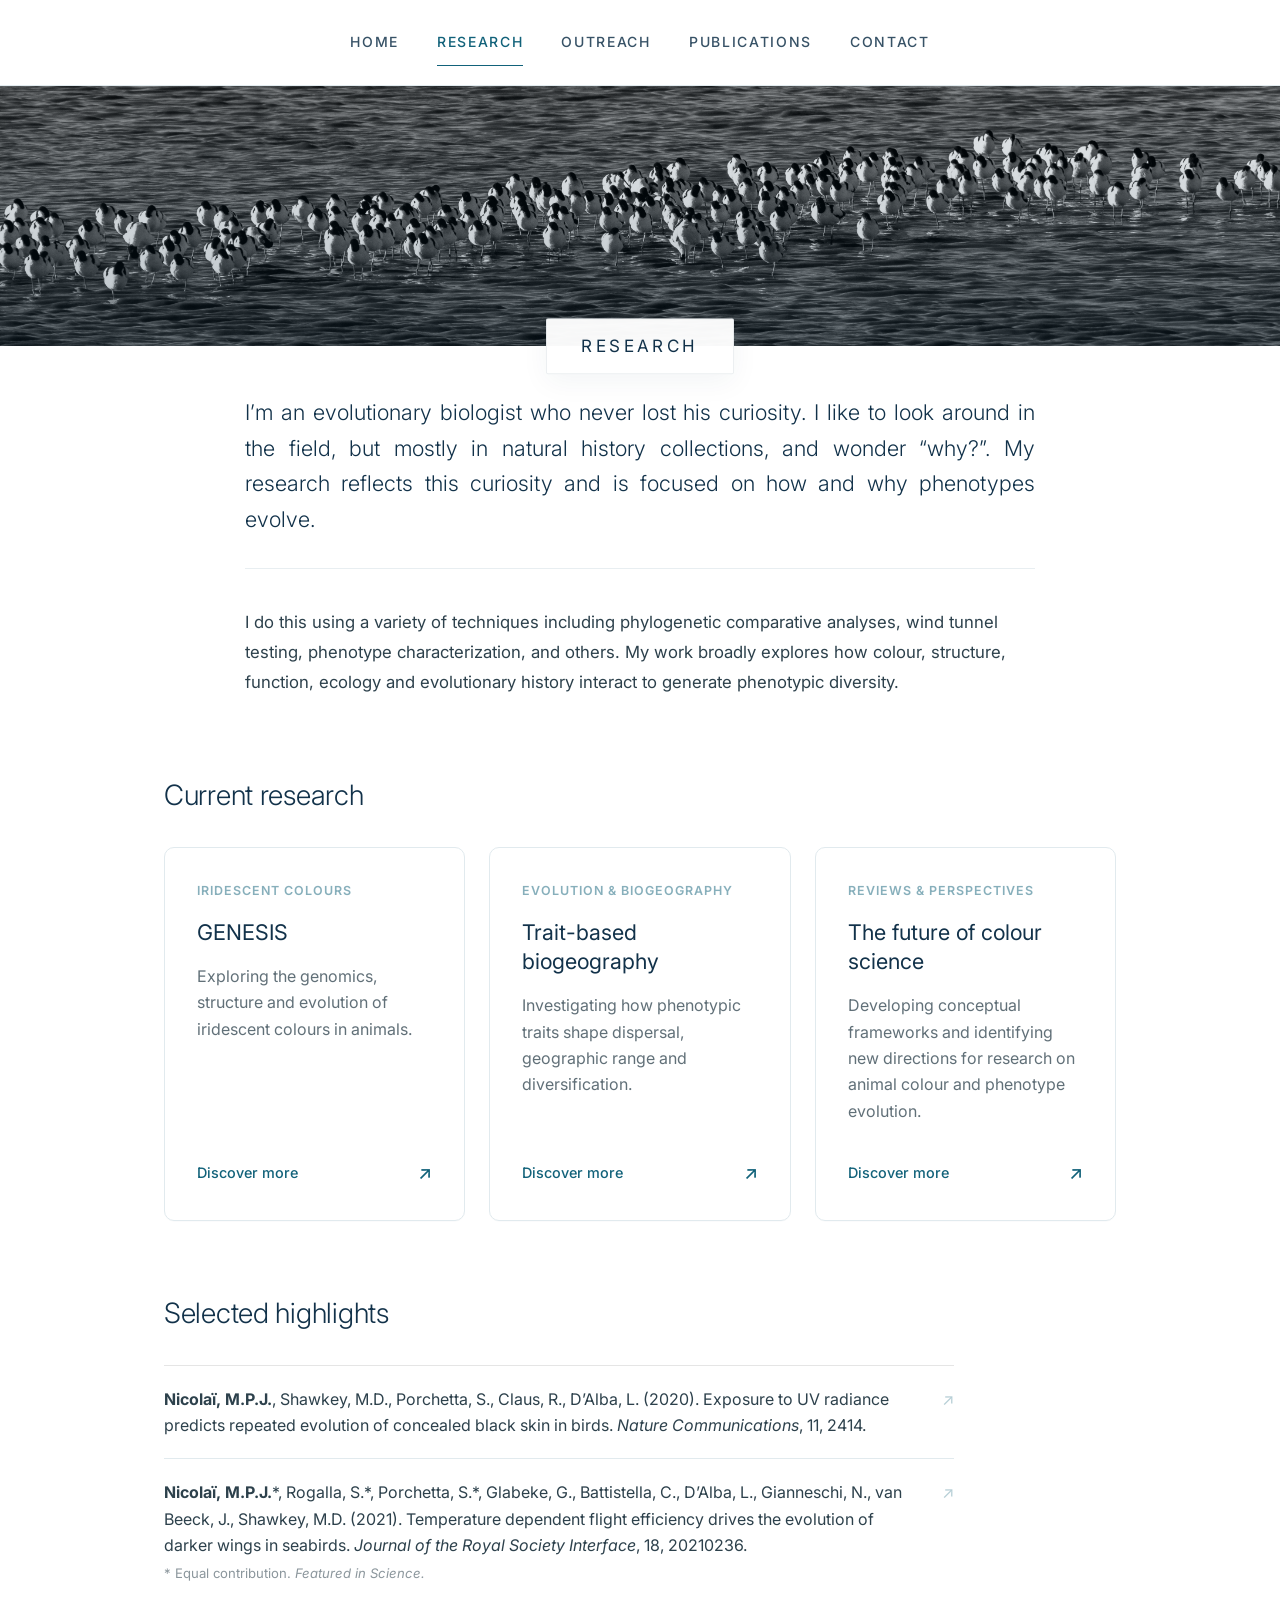
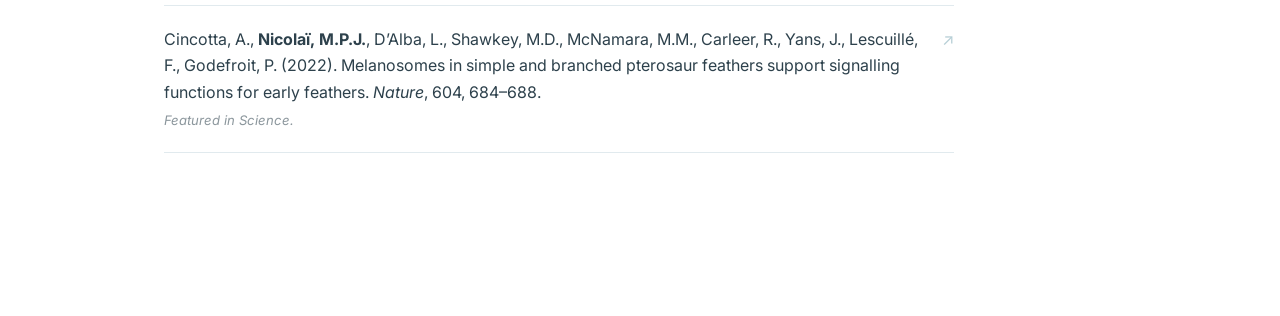
<file: research.html>
<!DOCTYPE html>
<html lang="en">
<head>
  <meta charset="UTF-8">
  <meta name="viewport" content="width=device-width, initial-scale=1.0">

  <title>Research | Michaël Nicolaï</title>

  <link
    href="https://fonts.googleapis.com/css2?family=Inter:wght@300;400;500;600&display=swap"
    rel="stylesheet"
  >

  <link rel="stylesheet" href="style.css">

 <style>

  /* =========================
     Research page
     ========================= */

  .research-intro {
    max-width: 900px;
    margin: 0 auto 5rem;
  }

  .research-intro p {
    font-size: 1.05rem;
    line-height: 1.8;
  }

  .research-intro .intro {
    font-size: 1.35rem;
    line-height: 1.65;
    font-weight: 300;
  }


  /* =========================
     Research banner title
     ========================= */

  .page-banner {
    overflow: visible;
    margin-bottom: 25px;
  }

  .page-banner .banner-content {
    position: absolute;
    inset: auto 0 0 0;

    display: flex;
    align-items: flex-end;
    justify-content: center;

    padding: 0;
    text-align: center;

    transform: translateY(50%);
    pointer-events: none;
  }

  .page-banner .banner-title {
    margin: 0;

    min-width: 340px;
    padding: 25px 50px;

    background: #ffffff;
    color: #3f4248;

    font-size: 18px;
    font-weight: 600;
    line-height: 1.2;

    letter-spacing: 4px;
    text-transform: uppercase;

    text-shadow: none;
    box-shadow: none;
    border: none;
  }


  /* Reduce space between banner and intro */

  main.container {
    padding-top: 1.5rem;
  }


  /* =========================
     Research sections
     ========================= */

  .research-section {
    margin: 5rem 0;
  }

  .section-title {
    margin-bottom: 2rem;
  }


  /* =========================
     Current research grid
     ========================= */

  .research-grid {
    display: grid;
    grid-template-columns: repeat(3, minmax(0, 1fr));
    gap: 1.5rem;
  }

  .research-card {
    position: relative;

    min-height: 250px;

    display: flex;
    flex-direction: column;
    justify-content: space-between;

    padding: 2rem;

    border: 1px solid rgba(0, 0, 0, 0.12);
    border-radius: 14px;

    cursor: pointer;

    transition:
      transform 0.25s ease,
      border-color 0.25s ease,
      box-shadow 0.25s ease;
  }

  .research-card:hover {
    transform: translateY(-5px);

    border-color: rgba(0, 0, 0, 0.3);

    box-shadow:
      0 12px 30px rgba(0, 0, 0, 0.07);
  }

  .research-card-label {
    margin-bottom: 1rem;

    font-size: 0.78rem;
    font-weight: 600;

    letter-spacing: 0.08em;
    text-transform: uppercase;

    opacity: 0.5;
  }

  .research-card h3 {
    margin: 0 0 1rem;

    font-size: 1.35rem;
    line-height: 1.35;
    font-weight: 500;
  }

  .research-card p {
    margin: 0;

    line-height: 1.65;

    opacity: 0.75;
  }

  .research-card-footer {
    display: flex;
    justify-content: space-between;
    align-items: center;

    margin-top: 2rem;

    font-size: 0.9rem;
    font-weight: 500;
  }

  .research-card-arrow {
    font-size: 1.15rem;

    transition: transform 0.2s ease;
  }

  .research-card:hover .research-card-arrow {
    transform: translate(4px, -2px);
  }


  /* =========================
     Expanded research sections
     ========================= */

  .research-details {
    display: none;

    margin-top: 2rem;
    padding: 2.5rem 0;

    border-top: 1px solid rgba(0, 0, 0, 0.12);
  }

  .research-details.active {
    display: block;
  }

  .research-details-inner {
    max-width: 900px;
  }

  .research-details h3 {
    margin: 0 0 1rem;

    font-size: 1.7rem;
    font-weight: 500;
  }

  .research-details p {
    margin-bottom: 1.2rem;

    line-height: 1.8;
  }

  .research-details .project-meta {
    margin-bottom: 1.5rem;

    font-size: 0.9rem;
    font-weight: 500;

    opacity: 0.55;
  }

  .close-details {
    margin-top: 1.5rem;

    padding: 0;

    border: 0;
    background: none;

    font: inherit;
    font-weight: 500;

    cursor: pointer;

    opacity: 0.65;
  }

  .close-details:hover {
    opacity: 1;
  }


  /* =========================
     Publications
     ========================= */

  .related-publications {
    margin-top: 2.5rem;
  }

  .related-publications h4 {
    margin-bottom: 1rem;

    font-size: 1rem;
    font-weight: 600;
  }

  .publication-list {
    margin-top: 1rem;
  }

  .publication-item {
    display: flex;

    justify-content: space-between;
    align-items: flex-start;

    gap: 1.5rem;

    padding: 1.25rem 0;

    border-bottom:
      1px solid rgba(0, 0, 0, 0.1);

    color: inherit;
    text-decoration: none;

    line-height: 1.65;

    transition:
      padding-left 0.2s ease,
      color 0.2s ease;
  }

  .publication-item:first-child {
    border-top:
      1px solid rgba(0, 0, 0, 0.1);
  }

  .publication-item:hover {
    padding-left: 0.5rem;

    color: rgba(0, 0, 0, 0.6);
  }

  .publication-text {
    flex: 1;
  }

  .publication-arrow {
    flex-shrink: 0;

    opacity: 0.3;

    transition:
      opacity 0.2s ease,
      transform 0.2s ease;
  }

  .publication-item:hover .publication-arrow {
    opacity: 1;

    transform: translate(3px, -2px);
  }

  .publication-note {
    display: block;

    margin-top: 0.3rem;

    font-size: 0.82rem;

    opacity: 0.55;
  }


  /* =========================
     Selected highlights
     ========================= */

  .selected-work {
    max-width: 900px;
  }


  /* =========================
     Tablet
     ========================= */

  @media (max-width: 900px) {

    .research-grid {
      grid-template-columns: 1fr;
    }

    .research-card {
      min-height: 0;
    }

  }


  /* =========================
     Mobile
     ========================= */

  @media (max-width: 700px) {

    .research-intro {
      margin-bottom: 3.5rem;
    }

    .research-intro .intro {
      font-size: 1.15rem;
    }

    .research-section {
      margin: 3.5rem 0;
    }

    .research-card {
      padding: 1.5rem;
    }

    .research-details {
      padding: 2rem 0;
    }

  }


  @media (max-width: 600px) {

    .page-banner {
      margin-bottom: 20px;
    }

    .page-banner .banner-title {
      min-width: 0;

      width: calc(100% - 60px);

      padding: 20px 25px;

      font-size: 15px;
      letter-spacing: 3.5px;
    }

    main.container {
      padding-top: 1.25rem;
    }

  }


  @media (max-width: 400px) {

    .page-banner .banner-title {
      width: calc(100% - 40px);

      padding: 18px 20px;

      font-size: 14px;
      letter-spacing: 3px;
    }

  }


  /* =========================================================
     TYPOGRAPHY & BLUE ACCENT
     Matches the light, elegant homepage typography
     ========================================================= */

  :root {
    --site-blue: #12324a;
  }

  .page-banner .banner-title {
    color: var(--site-blue);
    font-weight: 400;
  }

  .research-intro .intro {
    color: var(--site-blue);
    font-weight: 300;
  }

  .section-title,
  .research-card h3,
  .research-details h3,
  .related-publications h4 {
    color: var(--site-blue);
  }

  .section-title {
    font-weight: 300;
    letter-spacing: 0.02em;
  }

  .research-card h3,
  .research-details h3 {
    font-weight: 400;
  }

  .research-card-label,
  .research-card-footer,
  .project-meta {
    color: var(--site-blue);
  }

</style>
  <link rel="stylesheet" href="theme.css">
</head>

<body>

<header class="site-header">
  <div class="header-space" aria-hidden="true"></div>
  <nav class="nav" aria-label="Main navigation">
    <a href="index.html">Home</a>
    <a href="research.html" class="active">Research</a>
    <a href="outreach.html">Outreach</a>
    <a href="publications.html">Publications</a>
    <a href="contact.html">Contact</a>
  </nav>
</header>


<section class="page-banner" aria-labelledby="page-title">
  <img src="Picture2.jpg" alt="Research">

  <div class="banner-overlay" aria-hidden="true"></div>

  <div class="banner-content">
    <h1 class="banner-title" id="page-title">Research</h1>
  </div>
</section>


<main class="container">

  <!-- GENERAL RESEARCH -->

  <section class="research-intro">

    <p class="intro">
      I’m an evolutionary biologist who never lost his curiosity.
      I like to look around in the field, but mostly in natural history
      collections, and wonder “why?”. My research reflects this curiosity
      and is focused on how and why phenotypes evolve.
    </p>

    <p>
      I do this using a variety of techniques including phylogenetic
      comparative analyses, wind tunnel testing, phenotype characterization,
      and others. My work broadly explores how colour, structure, function,
      ecology and evolutionary history interact to generate phenotypic
      diversity.
    </p>

  </section>


  <!-- CURRENT RESEARCH -->

  <section class="research-section">

    <h2 class="section-title">Current research</h2>

    <div class="research-grid">

      <article
        class="research-card"
        tabindex="0"
        role="button"
        data-target="genesis"
        aria-expanded="false"
      >

        <div>
          <div class="research-card-label">Iridescent colours</div>

          <h3>
            GENESIS
          </h3>

          <p>
            Exploring the genomics, structure and evolution of iridescent
            colours in animals.
          </p>
        </div>

        <div class="research-card-footer">
          <span>Discover more</span>
          <span class="research-card-arrow">↗</span>
        </div>

      </article>


      <article
        class="research-card"
        tabindex="0"
        role="button"
        data-target="biogeography"
        aria-expanded="false"
      >

        <div>
          <div class="research-card-label">Evolution &amp; biogeography</div>

          <h3>
            Trait-based biogeography
          </h3>

          <p>
            Investigating how phenotypic traits shape dispersal,
            geographic range and diversification.
          </p>
        </div>

        <div class="research-card-footer">
          <span>Discover more</span>
          <span class="research-card-arrow">↗</span>
        </div>

      </article>


      <article
        class="research-card"
        tabindex="0"
        role="button"
        data-target="future-colour"
        aria-expanded="false"
      >

        <div>
          <div class="research-card-label">Reviews &amp; perspectives</div>

          <h3>
            The future of colour science
          </h3>

          <p>
            Developing conceptual frameworks and identifying new directions
            for research on animal colour and phenotype evolution.
          </p>
        </div>

        <div class="research-card-footer">
          <span>Discover more</span>
          <span class="research-card-arrow">↗</span>
        </div>

      </article>

    </div>


    <!-- GENESIS DETAILS -->

    <div
      class="research-details"
      id="genesis"
    >
      <div class="research-details-inner">

        <h3>
          GENESIS — The GENomics and Evolution of Structural Iridescent Signals
        </h3>

        <div class="project-meta">
          FWO funded
        </div>

        <p>
          Iridescent colours are responsible for some of the most brilliant
          and diverse colours in the animal kingdom. Paradoxically,
          iridescence remains one of the least understood mechanisms
          responsible for bird colouration.
        </p>

        <p>
          Unlike pigment-based colouration, where colour is produced by
          absorption of light, iridescent colouration is created by the
          scattering of light by photonic structures. Pigment organelles
          called melanosomes form important building blocks of these
          structures.
        </p>

        <p>
          The goal of GENESIS is to link genotype, phenotype and the evolution
          of iridescent colours. The project is now finishing, so watch out
          for more shiny publications soon.
        </p>


        <div class="related-publications">

          <h4>Related publications</h4>

          <div class="publication-list">

            <a class="publication-item" href="https://academic.oup.com/pnasnexus/article/3/4/pgae138/7639422" target="_blank" rel="noopener noreferrer">
              <span class="publication-text">
                <strong>Nicolaï, M.P.J.</strong>*,
                Debruyn, G.*, Soenens, M., Shawkey, M.D., D’Alba, L. (2024).
                Nanoscale millefeuilles produce iridescent bill ornaments in birds.
                <em>PNAS Nexus</em>, 3(4), 138.

                <span class="publication-note">
                  * Shared first author.
                </span>
              </span>

              <span class="publication-arrow">↗</span>
            </a>


            <a class="publication-item" href="https://www.nature.com/articles/s41559-024-02487-5" target="_blank" rel="noopener noreferrer">
              <span class="publication-text">
                Eliason, C., <strong>Nicolaï, M.P.J.</strong>,
                Bom, C.#, Blom, E., D’Alba, L., Shawkey, M.D. (2024).
                Transitions between colour mechanisms affect speciation
                dynamics and range distributions of birds.
                <em>Nature Ecology &amp; Evolution</em>, 8, 1723–1734.

                <span class="publication-note">
                  # Supervised master student.
                </span>
              </span>

              <span class="publication-arrow">↗</span>
            </a>


            <a class="publication-item" href="https://resjournals.onlinelibrary.wiley.com/doi/full/10.1111/phen.12469" target="_blank" rel="noopener noreferrer">
              <span class="publication-text">
                Debruyn, G., Büscher, T.,
                <strong>Nicolaï, M.P.J.</strong>,
                Dobson, J.L., Xie, W., De Clerck, K.,
                D’Alba, L., Shawkey, M.D. (2024).
                Thin-film iridescence in the eggshell of a stick insect
                (<em>Myronides glaucus</em>).
                <em>Physiological Entomology</em>, 1–8.
              </span>

              <span class="publication-arrow">↗</span>
            </a>


            <a class="publication-item" href="https://royalsocietypublishing.org/rsif/article/22/230/20250508/235562/Multilayer-thin-film-produces-recurrent-evolution" target="_blank" rel="noopener noreferrer">
              <span class="publication-text">
                Dobson, J.L., Babarović, F.,
                <strong>Nicolaï, M.P.J.</strong>,
                Debruyn, G., Shawkey, M.D., D’Alba, L. (2025).
                Multilayer thin-film produces recurrent evolution of
                iridescence in mammals.
                <em>Journal of the Royal Society Interface</em>,
                22, 20250508.
              </span>

              <span class="publication-arrow">↗</span>
            </a>


            <a class="publication-item" href="https://www.biorxiv.org/content/10.64898/2026.01.26.701322v3.abstract" target="_blank" rel="noopener noreferrer">
              <span class="publication-text">
                Barbosa, S., Bittner, C., Arbore, R., Araújo, P.,
                Pereira, P., Andrade, P., Fekete, C., Afonso, R.,
                Afonso, S., Amorim, M.F., Marques, C.I.,
                <strong>Nicolaï, M.P.J.</strong>, et al. (2026).
                Modulation of avian iridescence via melanogenesis.
                <em>Proceedings of the National Academy of Sciences</em>.

                <span class="publication-note">
                  Accepted.
                </span>
              </span>

              <span class="publication-arrow">↗</span>
            </a>

          </div>

        </div>


        <button class="close-details" type="button">
          Close ↑
        </button>

      </div>
    </div>


    <!-- BIOGEOGRAPHY DETAILS -->

    <div
      class="research-details"
      id="biogeography"
    >
      <div class="research-details-inner">

        <h3>Trait-based biogeography</h3>

        <p>
          You know those songs that get stuck in your head?
          Biogeography is one of those for me. Reflecting my early ventures
          into science, I have a weak spot for biogeography and the models
          they use.
        </p>

        <p>
          Colour space? Looks like it has continents and islands to be
          populated by species. The evolution of traits? Might as well
          influence dispersal. While this is not my main research field,
          I am able to continue working on it through great collaborators.
        </p>


        <div class="related-publications">

          <h4>Related publications</h4>

          <div class="publication-list">

            <a class="publication-item" href="#" target="_blank" rel="noopener noreferrer">
              <span class="publication-text">
                <strong>Nicolaï, M.P.J.</strong> and Matzke, N.J. (2019).
                Trait-based range expansion aided in the global radiation
                of Crocodylidae.
                <em>Global Ecology and Biogeography</em>,
                28, 1244–1258.
              </span>

              <span class="publication-arrow">↗</span>
            </a>


            <a class="publication-item" href="https://onlinelibrary.wiley.com/doi/full/10.1111/geb.12929" target="_blank" rel="noopener noreferrer">
              <span class="publication-text">
                Weil, S.-S., Gallien, L., Lavergne, S., Börger, L.,
                Hassler, G., <strong>Nicolaï, M.P.J.</strong>,
                Allen, W. (2022).
                The role of chameleons’ traits in biogeographic
                long-distance dispersal.
                <em>Ecography</em>, e06323.
              </span>

              <span class="publication-arrow">↗</span>
            </a>


            <a class="publication-item" href="https://onlinelibrary.wiley.com/doi/full/10.1111/ddi.13616" target="_blank" rel="noopener noreferrer">
              <span class="publication-text">
                Yousefi, M., Kafash, A.,
                <strong>Nicolaï, M.P.J.</strong> (2022).
                Reptile richness and genetic diversity patterns were shaped
                by current and past climate in and around the Irano-Anatolian
                global biodiversity hotspot.
                <em>Diversity and Distributions</em>,
                28(12), 2637–2647.
              </span>

              <span class="publication-arrow">↗</span>
            </a>


            <a class="publication-item" href="https://www.nature.com/articles/s41559-023-02150-5" target="_blank" rel="noopener noreferrer">
              <span class="publication-text">
                Weil, S.-S., Gallien, L.,
                <strong>Nicolaï, M.P.J.</strong>,
                Lavergne, S., Börger, L., Allen, W. (2023).
                Uncovering how traits have shaped the historical
                biogeography of tetrapods.
                <em>Nature Ecology &amp; Evolution</em>,
                7, 1467–1479.
              </span>

              <span class="publication-arrow">↗</span>
            </a>


            <a class="publication-item" href="https://academic.oup.com/sysbio/article/73/2/343/7593426" target="_blank" rel="noopener noreferrer">
              <span class="publication-text">
                <strong>Nicolaï, M.P.J.</strong>,
                Van Hecke, B.#, Rogalla, S., Debruyn, G., Bowie, R.,
                Matzke, N.J., Hackett, S., D’Alba, L., Shawkey, M. (2024).
                The evolution of multiple colour mechanisms is correlated
                with diversification in sunbirds (Nectariniidae).
                <em>Systematic Biology</em>, syae006.

                <span class="publication-note">
                  # Supervised master student.
                </span>
              </span>

              <span class="publication-arrow">↗</span>
            </a>


            <a class="publication-item" href="https://www.nature.com/articles/s41559-024-02487-5" target="_blank" rel="noopener noreferrer">
              <span class="publication-text">
                Eliason, C., <strong>Nicolaï, M.P.J.</strong>,
                Bom, C.#, Blom, E., D’Alba, L., Shawkey, M.D. (2024).
                Transitions between colour mechanisms affect speciation
                dynamics and range distributions of birds.
                <em>Nature Ecology &amp; Evolution</em>,
                8, 1723–1734.

                <span class="publication-note">
                  # Supervised master student.
                </span>
              </span>

              <span class="publication-arrow">↗</span>
            </a>

          </div>

        </div>


        <button class="close-details" type="button">
          Close ↑
        </button>

      </div>
    </div>


    <!-- FUTURE COLOUR SCIENCE DETAILS -->

    <div
      class="research-details"
      id="future-colour"
    >
      <div class="research-details-inner">

        <h3>Thinking about the future of colour science</h3>

        <p>
          Science is inherently dynamic, building on previous work.
          Apart from my main research, I also like to
          conceptualize the future of our research
          field.
        </p>

        <p>
          I do this through reviews and perspectives identifying what
          has been done and, more importantly, what should be done in
          the future.
        </p>


        <div class="related-publications">

          <h4>Related publications</h4>

          <div class="publication-list">

            <a class="publication-item" href="https://www.pnas.org/doi/abs/10.1073/pnas.2318189121" target="_blank" rel="noopener noreferrer">
              <span class="publication-text">
                <strong>Nicolaï, M.P.J.</strong>,
                Bok, M.J., Alvarez, J.A., D’Alba, L., Shawkey, M.D. (2024).
                The function and consequences of fluorescence in tetrapods.
                <em>PNAS</em>, 121(24), e2318189121.
              </span>

              <span class="publication-arrow">↗</span>
            </a>


            <a class="publication-item" href="https://www.nature.com/articles/d41586-022-04473-y">
              <span class="publication-text">
                <strong>Nicolaï, M.P.J.</strong> (2022).
                Boost funds to make museum specimens available to all.
                <em>Nature</em>, 612(7941), 631.

                <span class="publication-note">
                  Non-peer-reviewed.
                </span>
              </span>

              <span class="publication-arrow">↗</span>
            </a>

          </div>

        </div>


        <button class="close-details" type="button">
          Close ↑
        </button>

      </div>
    </div>

  </section>


 <!-- SELECTED HIGHLIGHTS -->

<section class="research-section selected-work">

  <h2 class="section-title">Selected highlights</h2>

  <div class="publication-list">

    <!-- ARTICLE 1 -->
    <a
      class="publication-item"
      href="https://www.nature.com/articles/s41467-020-15894-6"
      target="_blank"
      rel="noopener noreferrer"
    >
      <span class="publication-text">
        <strong>Nicolaï, M.P.J.</strong>,
        Shawkey, M.D., Porchetta, S., Claus, R., D’Alba, L. (2020).
        Exposure to UV radiance predicts repeated evolution of
        concealed black skin in birds.
        <em>Nature Communications</em>, 11, 2414.
      </span>

      <span class="publication-arrow" aria-hidden="true">↗</span>
    </a>


    <!-- ARTICLE 2 -->
    <a
      class="publication-item"
      href="https://royalsocietypublishing.org/rsif/article/18/180/20210236/89953/The-evolution-of-darker-wings-in-seabirds-in"
      target="_blank"
      rel="noopener noreferrer"
    >
      <span class="publication-text">
        <strong>Nicolaï, M.P.J.</strong>*,
        Rogalla, S.*, Porchetta, S.*, Glabeke, G., Battistella, C.,
        D’Alba, L., Gianneschi, N., van Beeck, J., Shawkey, M.D. (2021).
        Temperature dependent flight efficiency drives the evolution
        of darker wings in seabirds.
        <em>Journal of the Royal Society Interface</em>,
        18, 20210236.

        <span class="publication-note">
          * Equal contribution. <em>Featured in Science.</em>
        </span>
      </span>

      <span class="publication-arrow" aria-hidden="true">↗</span>
    </a>


    <!-- ARTICLE 3 -->
    <a
      class="publication-item"
      href="https://www.nature.com/articles/s41586-022-04622-3"
      target="_blank"
      rel="noopener noreferrer"
    >
      <span class="publication-text">
        Cincotta, A., <strong>Nicolaï, M.P.J.</strong>,
        D’Alba, L., Shawkey, M.D., McNamara, M.M., Carleer, R.,
        Yans, J., Lescuillé, F., Godefroit, P. (2022).
        Melanosomes in simple and branched pterosaur feathers support
        signalling functions for early feathers.
        <em>Nature</em>, 604, 684–688.

        <span class="publication-note">
          <em>Featured in Science.</em>
        </span>
      </span>

      <span class="publication-arrow" aria-hidden="true">↗</span>
    </a>

  </div>

</section>

</main>


<script>
  const cards = document.querySelectorAll(".research-card");
  const details = document.querySelectorAll(".research-details");
  const closeButtons = document.querySelectorAll(".close-details");
  const selectedHighlights = document.querySelector(".selected-work");


  function openResearch(targetId) {

    /* Close any previously opened section */
    details.forEach(detail => {
      detail.classList.remove("active");
    });

    /* Reset all cards */
    cards.forEach(card => {
      card.setAttribute("aria-expanded", "false");
    });


    const target = document.getElementById(targetId);

    const activeCard = document.querySelector(
      `.research-card[data-target="${targetId}"]`
    );


    if (target) {

      /* Open the selected research section */
      target.classList.add("active");


      /* Hide Selected highlights */
      if (selectedHighlights) {
        selectedHighlights.style.display = "none";
      }


      /* Mark the selected card as expanded */
      if (activeCard) {
        activeCard.setAttribute("aria-expanded", "true");
      }


      /* Scroll to the opened research section */
      setTimeout(() => {

        target.scrollIntoView({
          behavior: "smooth",
          block: "start"
        });

      }, 50);
    }
  }


  /* Open research cards */
  cards.forEach(card => {

    card.addEventListener("click", () => {
      openResearch(card.dataset.target);
    });


    /* Keyboard accessibility */
    card.addEventListener("keydown", event => {

      if (event.key === "Enter" || event.key === " ") {

        event.preventDefault();

        openResearch(card.dataset.target);
      }

    });

  });


  /* Close research details */
  closeButtons.forEach(button => {

    button.addEventListener("click", () => {

      const detail = button.closest(".research-details");


      /* Close the expanded section */
      if (detail) {
        detail.classList.remove("active");
      }


      /* Reset all cards */
      cards.forEach(card => {
        card.setAttribute("aria-expanded", "false");
      });


      /* Show Selected highlights again */
      if (selectedHighlights) {
        selectedHighlights.style.display = "";
      }


      /* Scroll back to Current research */
      document.querySelector(".research-grid").scrollIntoView({
        behavior: "smooth",
        block: "start"
      });

    });

  });
</script>
</body>
</html>
</file>
<file: style.css>
* {
  box-sizing: border-box;
}

html,
body {
  margin: 0;
  min-height: 100%;
}

body {
  font-family: 'Inter', Helvetica, Arial, sans-serif;
  color: #243844;
  background: #ffffff;
  line-height: 1.75;
  -webkit-font-smoothing: antialiased;
}

.site-header {
  height: 86px;
  padding: 0 38px;
  display: grid;
  grid-template-columns: 1fr auto 1fr;
  align-items: center;
  background: #ffffff;
  border-bottom: 1px solid #e8eef1;
  position: relative;
  z-index: 10;
}

.header-space {
  grid-column: 1;
}

.nav {
  grid-column: 2;
  display: flex;
  justify-content: center;
  align-items: center;
  gap: 42px;
  font-size: 14px;
  letter-spacing: 1.2px;
  text-transform: uppercase;
}

.nav a {
  position: relative;
  color: #12324a;
  text-decoration: none;
  font-weight: 500;
  opacity: 0.88;
  transition: opacity 0.2s ease, transform 0.2s ease;
}

.nav a:hover {
  opacity: 0.55;
  transform: translateY(-2px);
}

.nav a.active {
  color: #12627a;
  opacity: 1;
}

.nav a.active::after {
  content: "";
  position: absolute;
  left: 0;
  right: 0;
  bottom: -11px;
  height: 1px;
  background: #12627a;
}

.header-logo-link {
  grid-column: 3;
  justify-self: end;
  display: flex;
  align-items: center;
  text-decoration: none;
}

.header-logo {
  display: block;
  width: 58px;
  height: 58px;
  object-fit: cover;
  border-radius: 50%;
  opacity: 0.72;
  transition: opacity 0.2s ease, transform 0.2s ease;
}

.header-logo-link:hover .header-logo {
  opacity: 1;
  transform: scale(1.03);
}

.page-banner {
  position: relative;
  width: 100%;
  height: 260px;
  overflow: hidden;
  background: #12324a;
}

.page-banner img {
  width: 100%;
  height: 100%;
  object-fit: cover;
  object-position: center 51%;
}
.banner-overlay {
  position: absolute;
  inset: 0;
  background: rgba(7, 35, 54, 0.25);
}

.banner-content {
  position: absolute;
  inset: 0;

  display: flex;
  align-items: flex-end;      /* moves title to bottom */
  justify-content: center;    /* keeps title horizontally centered */

  padding: 20px 20px 20px;   /* 28px from bottom */
  text-align: center;
}

.banner-title {
  margin: 0;
  color: #fff;

  font-size: 32px;
  font-weight: 400;
  letter-spacing: 4px;
  text-transform: uppercase;

  text-shadow: 0 2px 10px rgba(0, 0, 0, 0.5);
}
.container {
  max-width: 920px;
  margin: 0 auto;
  padding: 54px 24px 90px;
}

p {
  color: #2d414c;
}

.intro {
  margin: 0 0 38px;
  padding-bottom: 30px;
  font-size: 18px;
  line-height: 1.8;
  text-align: justify;
  border-bottom: 1px solid #e8eef1;
}

h2 {
  color: #0b3151;
}

/* Research */
.research-text {
  max-width: 840px;
}

.research-text p,
.project-card p {
  margin: 0 0 24px;
  font-size: 18px;
  line-height: 1.8;
  text-align: justify;
}

.section-title {
  margin: 54px 0 22px;
  font-size: 28px;
  font-weight: 400;
  line-height: 1.35;
}

.project-card {
  margin-top: 18px;
  padding: 32px 34px;
  background: #f7fafb;
  border: 1px solid #dfe9ed;
  border-radius: 12px;
}

.project-label {
  display: inline-block;
  margin-bottom: 13px;
  color: #12627a;
  font-size: 12px;
  font-weight: 600;
  letter-spacing: 1.4px;
  text-transform: uppercase;
}

.project-title {
  margin-bottom: 20px;
  color: #12324a;
  font-size: 21px;
  font-weight: 600;
  line-height: 1.5;
}

.project-card p:last-child {
  margin-bottom: 0;
}

.project-link {
  margin-top: 18px;
}

.project-link a,
.scholar-link a {
  color: #12627a;
  text-decoration: none;
  font-weight: 500;
  transition: opacity 0.2s ease;
}

.project-link a:hover,
.scholar-link a:hover {
  opacity: 0.65;
}

/* Group */
.member {
  display: grid;
  grid-template-columns: 150px 1fr;
  gap: 32px;
  align-items: start;
  padding: 32px 0 38px;
  border-bottom: 1px solid #e8eef1;
}

.member:first-of-type {
  padding-top: 0;
}

.member:last-child {
  border-bottom: none;
}

.member-photo {
  width: 150px;
  height: 150px;
  object-fit: cover;
  border-radius: 12px;
  background: #f3f7f8;
  border: 1px solid #e1eaed;
}

.member-info h2 {
  margin: 0 0 7px;
  color: #12324a;
  font-size: 23px;
  font-weight: 500;
  line-height: 1.35;
}

.role {
  margin-bottom: 16px;
  color: #12627a;
  font-size: 12px;
  font-weight: 600;
  letter-spacing: 1.4px;
  text-transform: uppercase;
}

.member-info p {
  margin: 0 0 20px;
  font-size: 18px;
  line-height: 1.8;
  text-align: justify;
}

/* Publications */
.publications-container {
  max-width: 860px;
}

.scholar-link {
  margin: 0 0 34px;
  color: #526b79;
  font-size: 15px;
  line-height: 1.6;
}

.publication-year {
  margin: 38px 0 8px;
  color: #0b3151;
  font-size: 21px;
  font-weight: 400;
  line-height: 1.3;
}

.publication-year:first-of-type {
  margin-top: 0;
}

.publication {
  padding: 18px 0 20px;
  border-bottom: 1px solid #e8eef1;
}

.publication-title {
  margin: 0 0 6px;
  color: #12324a;
  font-size: 17px;
  font-weight: 500;
  line-height: 1.45;
}

.publication-title a {
  color: inherit;
  text-decoration: none;
  transition: opacity 0.2s ease;
}

.publication-title a:hover {
  opacity: 0.65;
}

.publication-authors,
.publication-journal {
  margin: 0;
  font-size: 14px;
  line-height: 1.6;
}

.publication-authors {
  margin-bottom: 3px;
  color: #2d414c;
}

.publication-journal {
  color: #617580;
}

/* Teaching */
.teaching-intro {
  margin: 0 0 46px;
  color: #2d414c;
  font-size: 17px;
  line-height: 1.8;
  text-align: justify;
}

.course {
  margin-bottom: 42px;
  padding-bottom: 30px;
  border-bottom: 1px solid #e8eef1;
}

.course:last-child {
  border-bottom: none;
}

.course h2 {
  margin: 0 0 14px;
  color: #12324a;
  font-size: 24px;
  font-weight: 400;
}

.course p {
  margin: 0;
  font-size: 16px;
  line-height: 1.8;
  text-align: justify;
}

/* Contact */
.contact-card {
  display: grid;
  grid-template-columns: 190px 1fr;
  gap: 40px;
  align-items: start;
}

.profile-image {
  width: 190px;
  height: 190px;
  object-fit: cover;
  border-radius: 10px;
  border: 1px solid #e8eef1;
}

.contact-info h2 {
  margin: 0 0 8px;
  color: #12324a;
  font-size: 28px;
  font-weight: 500;
}

.contact-details {
  margin: 0;
  font-size: 16px;
  line-height: 1.8;
}

.contact-message {
  margin-top: 36px;
  padding-top: 28px;
  border-top: 1px solid #e8eef1;
}

.contact-message h3 {
  margin: 0 0 14px;
  color: #12324a;
  font-size: 22px;
  font-weight: 400;
}

.contact-message p {
  margin: 0 0 18px;
  font-size: 16px;
  line-height: 1.8;
  text-align: justify;
}

/* Homepage */
.home-body {
  color: #12324a;
}

.hero {
  min-height: calc(100vh - 86px);
  position: relative;
  overflow: hidden;
  display: flex;
  justify-content: center;
  align-items: center;
  text-align: center;
  background:
    linear-gradient(135deg, rgba(210, 242, 247, 0.34), rgba(255, 255, 255, 0.08)),
    linear-gradient(to bottom, rgba(255, 255, 255, 0.03), rgba(38, 157, 180, 0.12)),
    url("IMG_5540.JPG") center 83% / cover no-repeat;
}

.hero .overlay {
  position: absolute;
  inset: 0;
  z-index: 1;
  background: linear-gradient(to bottom, rgba(255,255,255,0.03), rgba(255,255,255,0.12));
}

.hero .content {
  position: relative;
  z-index: 2;
  max-width: 900px;
  padding: 0 24px;
  transform: translateY(-80px);
}

.hero h1 {
  margin: 0;
  color: #0b3151;
  font-size: 66px;
  font-weight: 300;
  line-height: 1.1;
  letter-spacing: 1px;
  text-shadow: 0 2px 14px rgba(255,255,255,0.75);
}

.subtitle {
  margin-top: 14px;
  color: #12627a;
  font-size: 20px;
  font-weight: 400;
  letter-spacing: 3px;
}

.info {
  margin-top: 18px;
  color: #214b5f;
  font-size: 16px;
  line-height: 1.7;
  letter-spacing: 0.8px;
}

/* MOBILE */
@media (max-width: 860px) {
  .site-header {
    height: auto;
    min-height: 110px;
    padding: 18px 20px;
    grid-template-columns: 1fr auto;
    grid-template-rows: auto auto;
    row-gap: 14px;
  }

  .header-space {
    display: none;
  }

  .nav {
    grid-column: 1 / -1;
    grid-row: 2;
    justify-content: center;
    flex-wrap: wrap;
    gap: 14px 22px;
    font-size: 12px;
    letter-spacing: 1px;
  }

  .header-logo-link {
    grid-column: 2;
    grid-row: 1;
    justify-self: end;
  }

  .header-logo {
    width: 50px;
    height: 50px;
  }

  .nav a.active::after {
    bottom: -6px;
  }

  .page-banner {
    height: 210px;
    object-position: center center;
  }

  .page-banner img {
    object-position: center center;
  }

  .banner-title {
    font-size: 38px;
  }

  .container {
    padding: 46px 20px 80px;
  }

  .intro,
  .research-text p,
  .project-card p,
  .member-info p {
    font-size: 17px;
  }

  .member {
    grid-template-columns: 120px 1fr;
    gap: 24px;
  }

  .member-photo {
    width: 120px;
    height: 120px;
  }

  .member-info h2 {
    font-size: 21px;
  }

  .hero {
    min-height: calc(100vh - 110px);
  }

  .hero .content {
    transform: translateY(-40px);
    padding: 0 20px;
  }

  .hero h1 {
    font-size: 52px;
  }

  .subtitle {
    font-size: 18px;
    letter-spacing: 2.5px;
  }

  .info {
    font-size: 15px;
  }
}

@media (max-width: 620px) {
  .member,
  .contact-card {
    grid-template-columns: 1fr;
    gap: 22px;
  }

  .member-photo {
    width: 130px;
    height: 130px;
  }

  .profile-image {
    width: 160px;
    height: 160px;
  }

  .member-info p,
  .contact-message p {
    text-align: left;
  }
}

@media (max-width: 480px) {
  .site-header {
    padding: 16px;
  }

  .nav {
    gap: 12px 17px;
  }

  .header-logo {
    width: 46px;
    height: 46px;
  }

  .page-banner {
    height: 180px;
  }

  .page-banner img {
  width: 100%;
  height: 100%;
  object-fit: cover;
  object-position: center 10%;
}

  .banner-title {
    font-size: 32px;
  }

  .container {
    padding: 38px 16px 64px;
  }

  .intro,
  .research-text p,
  .project-card p,
  .teaching-intro,
  .course p {
    text-align: left;
  }

  .project-card {
    padding: 24px 20px;
  }

  .project-title {
    font-size: 19px;
  }

  .publication-year {
    margin-top: 32px;
    font-size: 19px;
  }

  .publication {
    padding: 16px 0 18px;
  }

  .publication-title {
    font-size: 15px;
    line-height: 1.5;
  }

  .publication-authors,
  .publication-journal {
    font-size: 13px;
    line-height: 1.65;
  }

  .course h2 {
    font-size: 21px;
  }

  .contact-info h2 {
    font-size: 24px;
  }

  .contact-details,
  .contact-message p {
    font-size: 15px;
  }

  .hero {
  min-height: calc(100vh - 105px);
  background-position: center, center, left 83%;
}

  .hero .content {
    transform: translateY(-20px);
    padding: 0 18px;
  }

  .hero h1 {
    font-size: 38px;
    letter-spacing: 0.5px;
  }

  .subtitle {
    font-size: 15px;
    letter-spacing: 2px;
  }

  .info {
    font-size: 14px;
    line-height: 1.6;
  }
}
</file>
<file: theme.css>
/* =========================================================
   SITE REFINEMENTS — shared visual system
   Loaded after page-specific styles so this file controls
   the final colour, typography and interaction treatment.
   ========================================================= */

:root {
  --blue-deep: #0b3151;
  --blue: #12324a;
  --blue-accent: #12627a;
  --blue-muted: #526f7d;
  --blue-pale: #f4f8fa;
  --text: #2d414c;
  --text-soft: #5d727d;
  --line: #e1eaee;
  --line-strong: #cfdee4;
  --white: #ffffff;
  --radius: 10px;
  --shadow-soft: 0 14px 34px rgba(18, 50, 74, 0.07);
}

html {
  scroll-behavior: smooth;
}

body {
  color: var(--text);
  background: var(--white);
}

::selection {
  background: rgba(18, 98, 122, 0.16);
  color: var(--blue-deep);
}

/* ---------- Header / navigation ---------- */
.site-header {
  border-bottom-color: var(--line);
  box-shadow: 0 1px 0 rgba(18, 50, 74, 0.02);
}

.home-body .site-header {
  border-bottom-color: rgba(18, 50, 74, 0.08);
  box-shadow: none;
}

.nav {
  gap: 38px;
  letter-spacing: 0.12em;
}

.nav a {
  color: var(--blue);
  font-weight: 500;
  opacity: 0.84;
}

.nav a:hover {
  color: var(--blue-accent);
  opacity: 1;
  transform: translateY(-1px);
}

.nav a.active {
  color: var(--blue-accent);
}

.nav a.active::after {
  background: var(--blue-accent);
  height: 1px;
}

/* ---------- Banner ---------- */
.page-banner {
  background: var(--blue);
}

.banner-overlay {
  background: linear-gradient(
    to bottom,
    rgba(8, 38, 58, 0.10),
    rgba(8, 38, 58, 0.28)
  );
}

.page-banner .banner-title,
.banner-title {
  min-width: 0;
  padding: 17px 34px;
  background: rgba(255, 255, 255, 0.97);
  color: var(--blue);
  border: 1px solid rgba(18, 50, 74, 0.08);
  border-radius: 2px;
  box-shadow: 0 8px 28px rgba(18, 50, 74, 0.05);
  font-size: 17px;
  font-weight: 400;
  line-height: 1.2;
  letter-spacing: 0.20em;
  text-shadow: none;
}

/* ---------- Typography ---------- */
h1, h2, h3, h4,
.section-title,
.project-title,
.publication-year,
.other-work-title {
  color: var(--blue);
}

.section-title,
.other-work-title,
.contact-info h2 {
  font-weight: 300;
  letter-spacing: -0.01em;
}

.research-card h3,
.outreach-card h3,
.research-details h3,
.course h2,
.contact-message h3 {
  color: var(--blue);
  font-weight: 400;
}

p,
.research-text p,
.project-card p,
.member-info p,
.teaching-intro,
.course p,
.contact-message p {
  color: var(--text);
  text-align: left;
}

.research-intro .intro {
  color: var(--blue);
  font-weight: 300;
}

/* ---------- Labels / links ---------- */
a {
  text-underline-offset: 0.18em;
}

.project-label,
.research-card-label,
.outreach-card-label,
.role,
.project-meta,
.research-card-footer,
.outreach-card-footer {
  color: var(--blue-accent);
}

.project-link a,
.scholar-link a,
.contact-info a,
.contact-details a {
  color: var(--blue-accent);
}

a:focus-visible,
button:focus-visible {
  outline: 2px solid var(--blue-accent);
  outline-offset: 4px;
}

/* ---------- Layout rhythm ---------- */
.container {
  max-width: 1000px;
}

.research-intro,
.research-details-inner,
.selected-work {
  max-width: 790px;
}

.research-section {
  margin-top: 4.6rem;
  margin-bottom: 4.6rem;
}

/* ---------- Cards ---------- */
.research-card,
.outreach-card,
.project-card {
  border-color: var(--line);
  border-radius: var(--radius);
  box-shadow: 0 1px 0 rgba(18, 50, 74, 0.015);
}

.project-card {
  background: var(--blue-pale);
}

.research-card:hover,
a.outreach-card:hover {
  transform: translateY(-3px);
  border-color: rgba(18, 98, 122, 0.24);
  box-shadow: var(--shadow-soft);
}

.research-card-arrow,
.outreach-card-arrow,
.publication-arrow {
  color: var(--blue-accent);
}

/* ---------- Publications ---------- */
.publication,
.publication-item,
.research-details,
.course,
.contact-message {
  border-color: var(--line);
}

.publication-year {
  color: var(--blue-muted);
  font-weight: 400;
}

.publication-link:hover,
.publication-item:hover {
  color: var(--blue-accent);
}

.publication-status {
  color: var(--blue-accent);
  border-color: var(--line-strong);
  background: var(--blue-pale);
}

.paper-cover-link {
  border-color: var(--line);
  border-radius: 3px;
}

.paper-cover-link:hover {
  box-shadow: var(--shadow-soft);
}

/* ---------- Teaching ---------- */
.teaching-intro {
  max-width: 760px;
  color: var(--blue-muted);
  font-size: 17px;
}

.course {
  max-width: 820px;
  padding-bottom: 34px;
  margin-bottom: 38px;
}

.course h2 {
  font-size: 22px;
  line-height: 1.45;
}

/* ---------- Contact ---------- */
.profile-image {
  border: 1px solid var(--line);
  border-radius: var(--radius);
}

.contact-info h2 {
  color: var(--blue);
}

.contact-info .role {
  color: var(--blue-accent);
  opacity: 0.88;
}

/* ---------- Homepage ---------- */
.home-body .hero h1 {
  color: var(--blue-deep);
  font-weight: 300;
  letter-spacing: 0.015em;
  text-shadow: 0 2px 16px rgba(255, 255, 255, 0.78);
}

.home-body .subtitle {
  color: var(--blue-accent);
  font-weight: 400;
}

.home-body .info {
  color: var(--blue);
}

/* ---------- Responsive ---------- */
@media (max-width: 860px) {
  .nav {
    gap: 14px 22px;
  }
}

@media (max-width: 600px) {
  .page-banner .banner-title,
  .banner-title {
    width: auto;
    max-width: calc(100% - 42px);
    padding: 15px 24px;
    font-size: 14px;
    letter-spacing: 0.17em;
  }

  .container {
    padding-left: 20px;
    padding-right: 20px;
  }

  .research-section {
    margin-top: 3.4rem;
    margin-bottom: 3.4rem;
  }
}

@media (prefers-reduced-motion: reduce) {
  *, *::before, *::after {
    scroll-behavior: auto !important;
    transition-duration: 0.01ms !important;
    animation-duration: 0.01ms !important;
    animation-iteration-count: 1 !important;
  }
}
</file>
